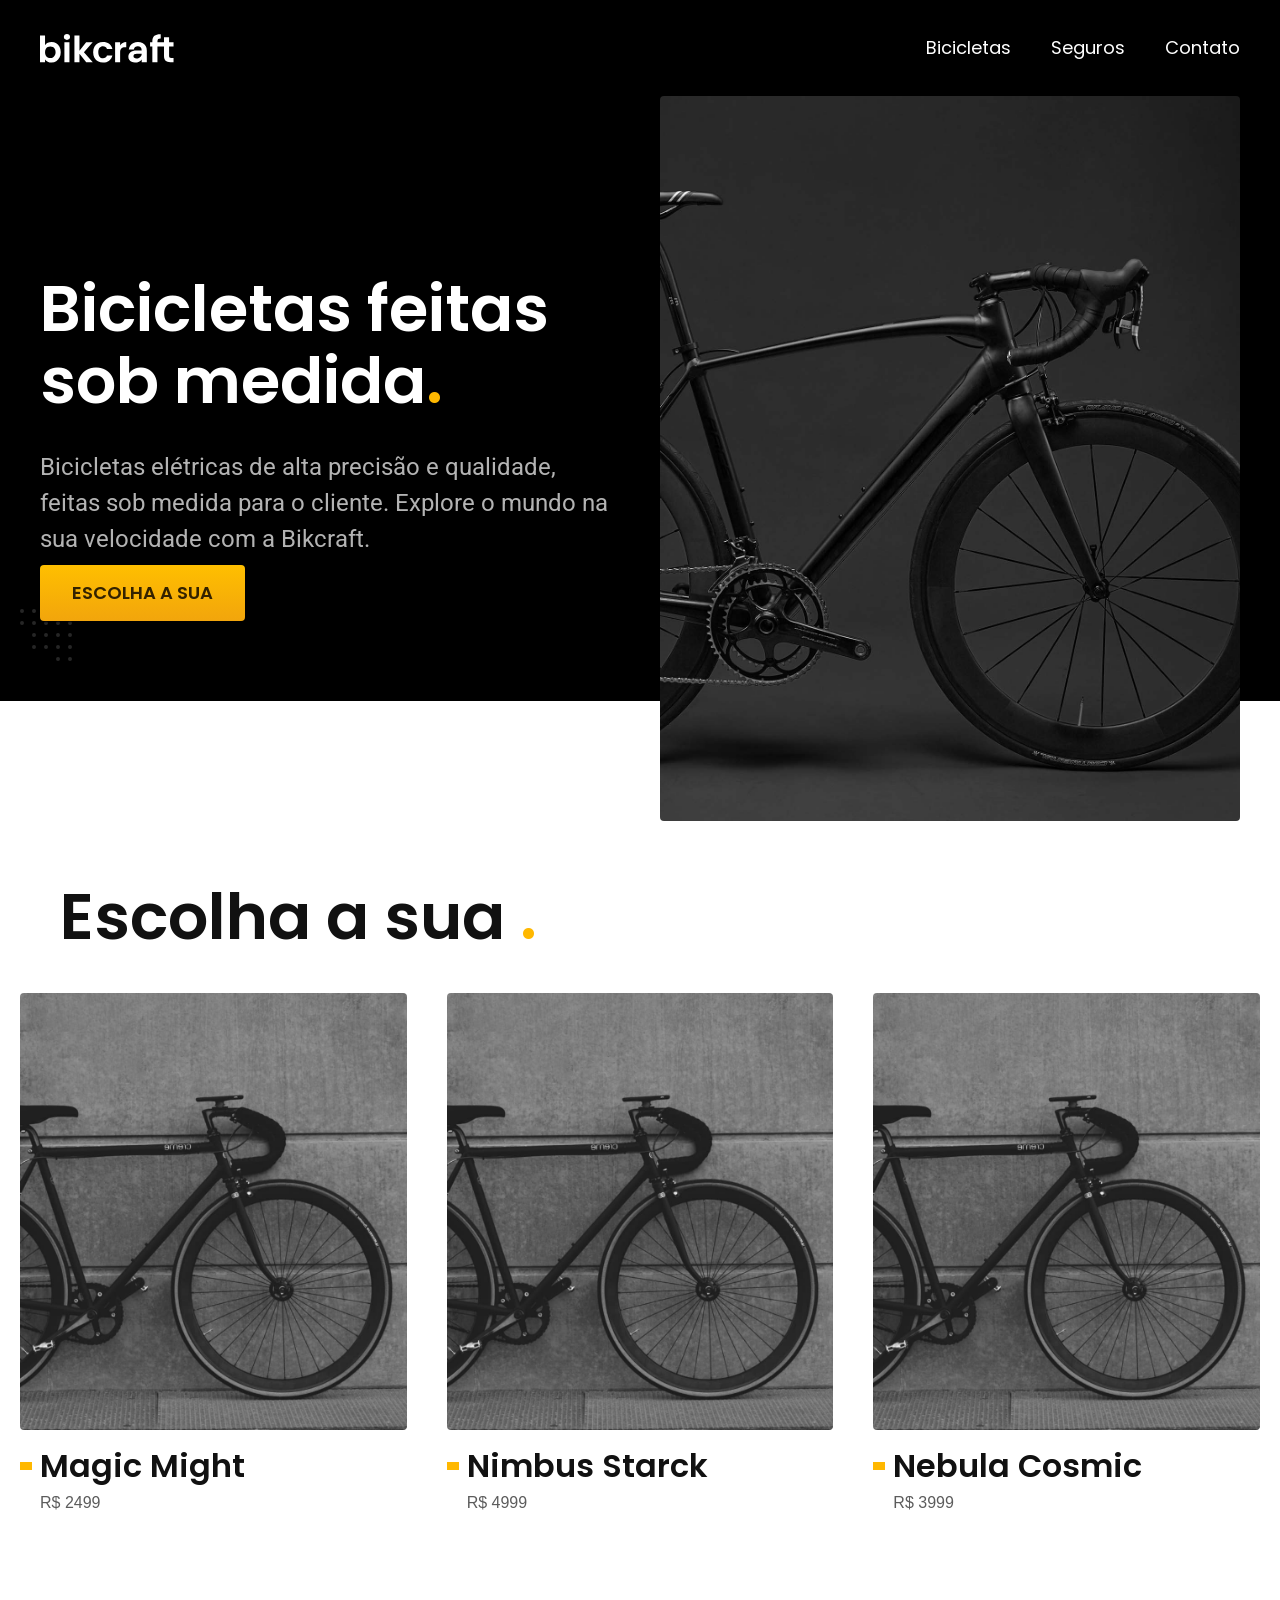
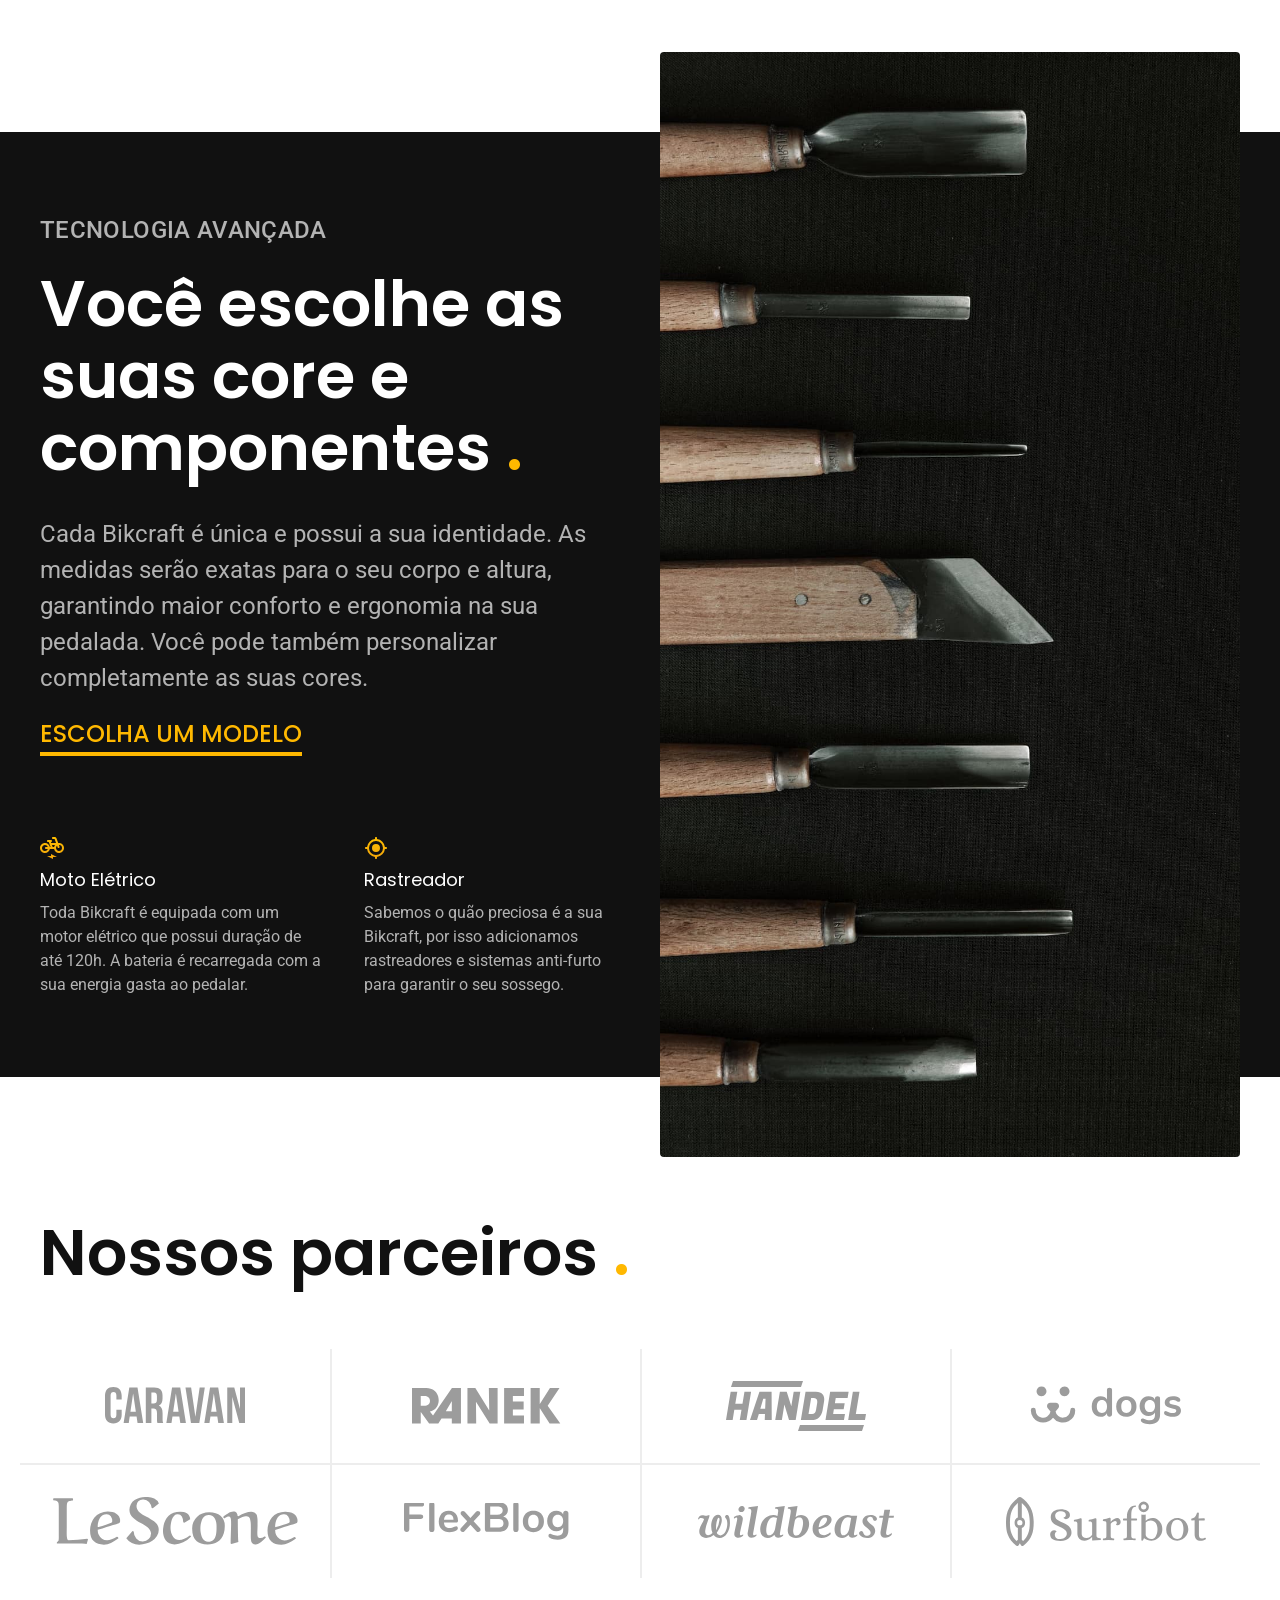
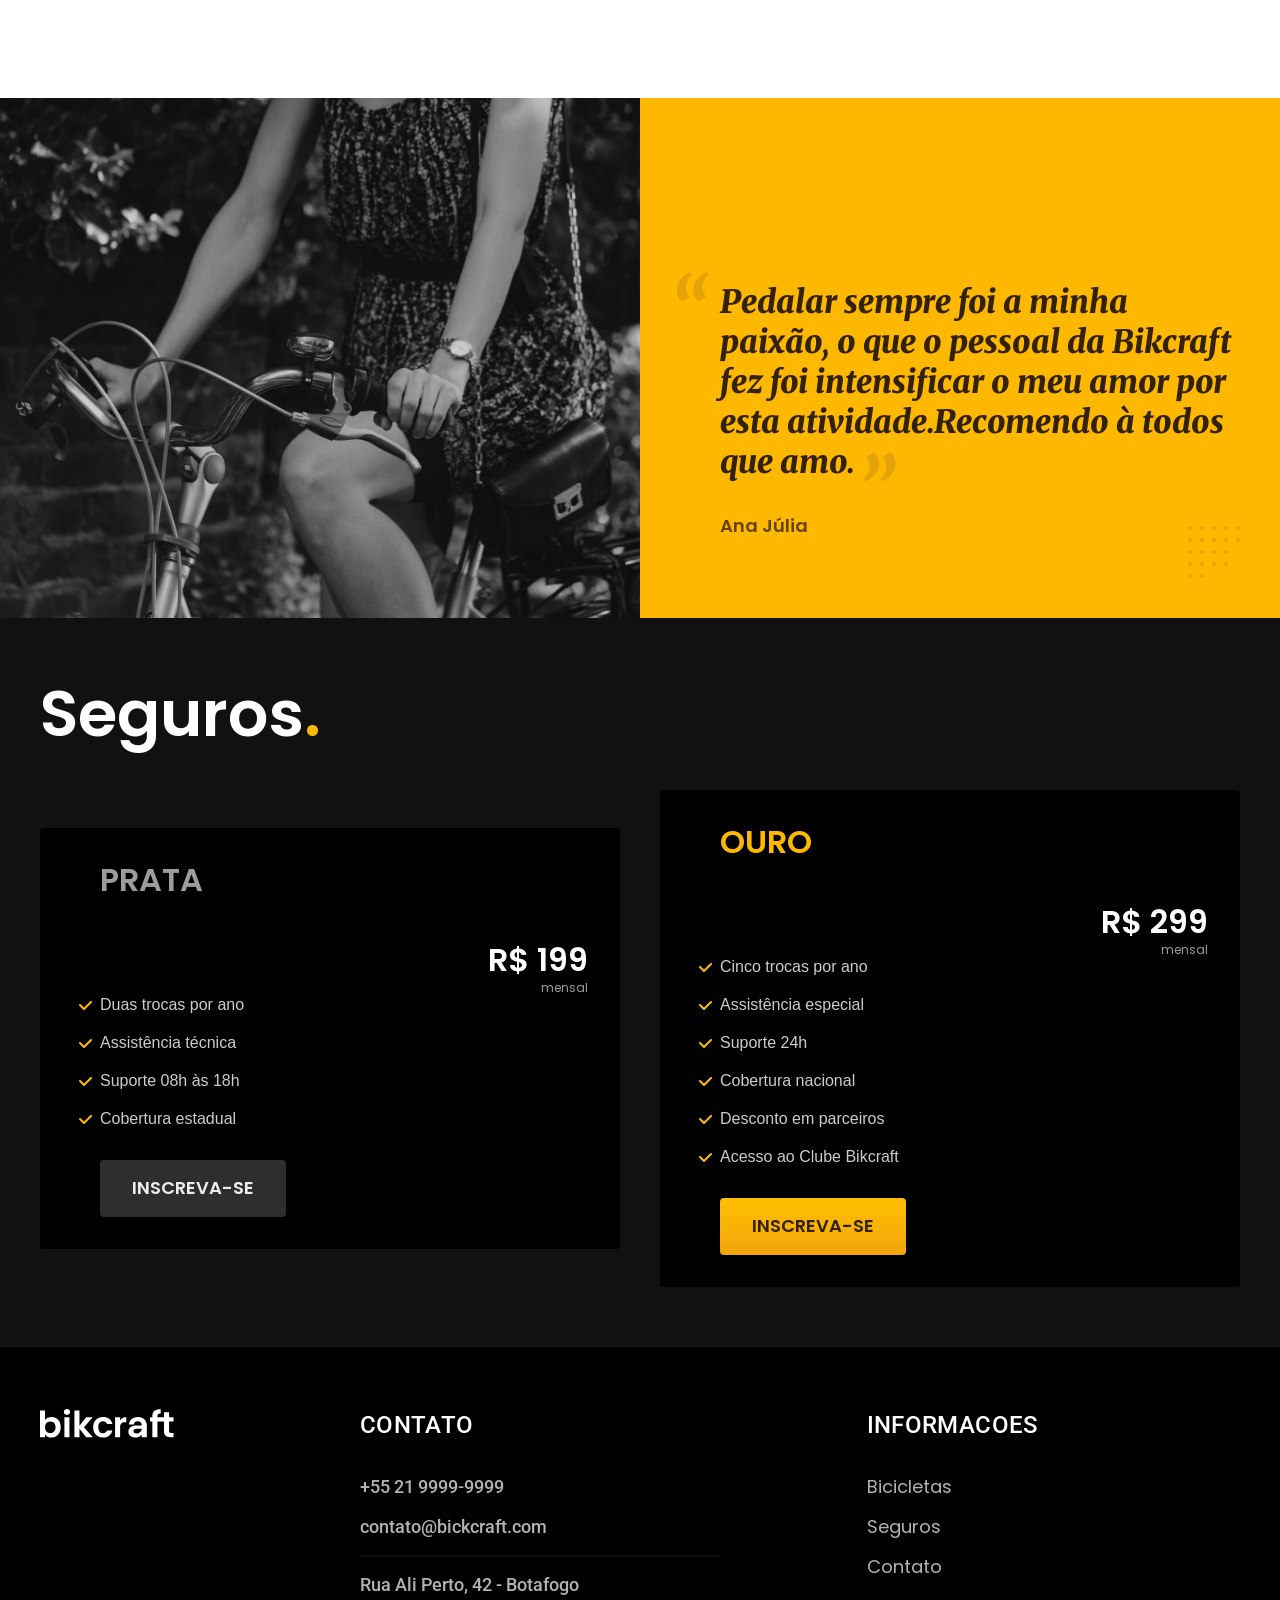
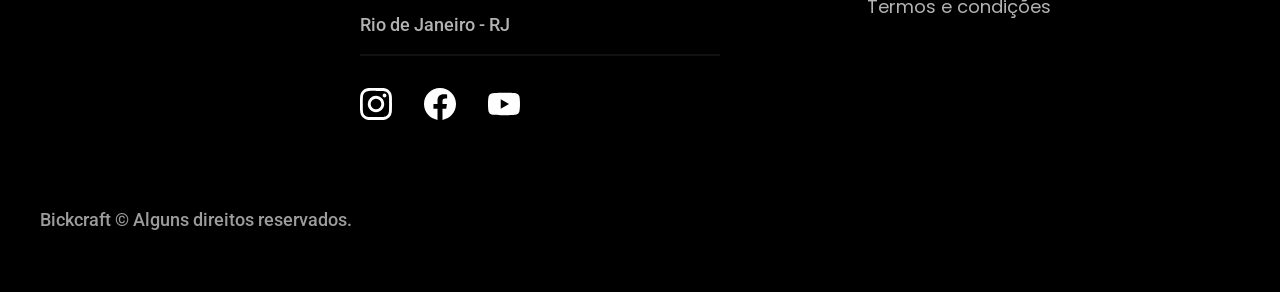
<file: index.html>
<!DOCTYPE html>
<html lang="en">
<head>
    <meta charset="UTF-8">
    <meta name="viewport" content="width=device-width, initial-scale=1.0">
    <title>Bikcraft - Bicicletas Elétricas</title>
    <meta name="description" content="Bicicletas elétricas de alta precisão e qualidade, feitas sob medida para o cliente. Explore o mundo na sua velocidade com a Bikcraft.">

    <link rel="preconnect" href="https://fonts.googleapis.com">
    <link rel="preconnect" href="https://fonts.gstatic.com" crossorigin>
    <link href="https://fonts.googleapis.com/css2?family=Poppins:wght@400;600&family=Roboto:wght@400;500&display=swap" rel="stylesheet">

    <link rel="preload" href="./css/style.css" as= "style">
    <link rel="stylesheet" href="./css/style.css">
</head>
<body>
    <header class="header-bg">
        <div class="header container">
            <a href="./"><img src="./img/bikcraft.svg " width="136" alt="Bikcraft"></a>
            
            <nav aria-label="primaria" >
                <ul class="header-menu font-1-m">
                    <li><a href="./pages/bicicletas.html">Bicicletas</a></li>
                    <li> <a href="./pages/seguros.html">Seguros</a></li>
                    <li><a href="./pages/contato.html">Contato</a></li>
                </ul>
            </nav>
        </div>
    </header>

    <main class="introducao-bg">
        <div class="introducao container">
            <div class="introducao-conteudo">
                <h1 class="font-1-xxl cor-1">Bicicletas feitas sob medida<span class="cor-p1">.</span></h1>
                <p class="font-2-l cor-5">Bicicletas elétricas de alta precisão e qualidade,  feitas sob medida para o cliente. Explore o mundo na sua velocidade com a Bikcraft. </p>
                <a class="botao" href="./pages/bicicletas.html">Escolha a sua</a>
            </div>

            <picture>
                <source media="(max-width:800px)" src="./img/bicicletas/nimbus.jpg">
                <img src="./img/fotos/introducao.jpg" width="1280" height="1280" alt="Bicicleta elétrica preta.">
            
            </picture>
        </div>
    </main>

    <article class="bicicletas-lista">
        <h2 class="container font-1-xxl">Escolha a sua <span class="cor-p1">.</span></h2>

        <ul>
            <li>
                <a href="./pages/bicicletas/magic.html">
                    <img src="./img/bicicletas/magic-home.jpg" width="920" height="1040" alt="Bicicleta preta">
                    <h3 class="font-1-xl">Magic Might</h3>
                    <span class="font-2m cor-8">R$ 2499</span>
                </a>
            </li>

            <li>
                <a href="./pages/bicicletas/nimbus.html">
                    <img src="./img/bicicletas/magic-home.jpg" width="920" height="1040" alt="Bicicleta preta" >
                    <h3 class="font-1-xl">Nimbus Starck</h3>
                    <span class="font-2m cor-8">R$ 4999</span>
                </a>
            </li>

            <li>
                <a href="./pages/bicicletas/nebula.html">
                    <img src="./img/bicicletas/magic-home.jpg" width="920" height="1040" alt="Bicicleta preta" >
                    <h3 class="font-1-xl">Nebula Cosmic</h3>
                    <span class="font-2m cor-8">R$ 3999</span>
                </a>
            </li>
        </ul>
    </article>

    <article class="tecnologia-bg">
        <div class="tecnologia container">
            <div class="tecnologia-conteudo">
                <span class="font-2-l-b cor-5">Tecnologia Avançada</span>
                <h2 class="font-1-xxl cor-1">Você escolhe as suas core e componentes <span class="cor-p1">.</span></h2>
                <p class="font-2-l cor-5">Cada Bikcraft é única e possui a sua identidade. As medidas serão exatas para o seu corpo e altura, garantindo maior conforto e ergonomia na sua pedalada. Você pode também personalizar completamente as suas cores.
            </p>
            <a class="link" href="./pages/bicicletas.html">Escolha um modelo</a>

            <div class="tecnologia-vantagens">
                <div>
                    <img src="./img/icones/eletrica.svg" alt="" width="24" height="24">
                    <h3 class="font-1-m cor-1">Moto Elétrico</h3>
                    <p class="font-2-s cor-5">Toda Bikcraft é equipada com um motor elétrico que possui duração de até 120h. A bateria é recarregada com a sua energia gasta ao pedalar.</p>
                </div>

                <div>
                    <img src="./img/icones/rastreador.svg" alt="" width="24" height="24">
                    <h3 class="font-1-m cor-1">Rastreador</h3>
                    <p class="font-2-s cor-5">Sabemos o quão preciosa é a sua Bikcraft, por isso adicionamos rastreadores e sistemas anti-furto para garantir o seu sossego.</p>
                </div>

            </div>
           
        </div>
            <div class="tecnologia-img">
                <img src="./img/fotos/tecnologia.jpg" alt="" width="1928" height="1928">
            </div>
        </div>
    </article>

    <section class="parceiros" aria-label="Nossos Parceiros">
        <h2 class="container font-1-xxl">Nossos parceiros <span class="cor-p1">.</span></h2>

        <ul>
            <li><img src="./img/parceiros/caravan.svg" width="140" height="38" alt="caravan"></li>
            <li><img src="./img/parceiros/ranek.svg" width="149" height="36" alt="ranek"></li>
            <li><img src="./img/parceiros/handel.svg" width="140" height="58"alt="handel"></li>
            <li><img src="./img/parceiros/dogs.svg" width="152" height="39"alt="dogs"></li>
            <li><img src="./img/parceiros/lescone.svg" width="266" height="41" alt="lescone"></li>
            <li><img src="./img/parceiros/flexblog.svg" width="165" height="38" alt="flexblog"></li>
            <li><img src="./img/parceiros/wildbeast.svg" width="196" height="34" alt="wildbeast"></li> 
            <li><img src="./img/parceiros/surfbot.svg" width="200" height="49" alt="surfbot"></li>
                
        </ul>
    </section>

    <section class="depoimento" aria-label="Depoimento">
        <div>
            <img src="./img/fotos/depoimento.jpg" alt="Pessoa pedalando uma bicicleta Bikcraft">
        </div>
        <div class="depoimento-conteudo">
            <blockquote class="font-1-xl cor-p5">
                <p>
                    Pedalar sempre foi a minha paixão, o que o pessoal da Bikcraft fez foi intensificar o meu amor por esta atividade.Recomendo à todos que amo.
                </p>
            </blockquote>
            <span class="font-1-m-b cor-p4">Ana Júlia</span>
        </div>
    </section>

    <article class="seguros-bg">
        <div class="seguros container">
            <h2 class="font-1-xxl cor-1">Seguros<span class="cor-p1">.</span></h2>
            <div class="seguros-item">
                <h3 class="font-1-xl cor-6">PRATA</h3>
                <span class="font-1-xl cor-1">R$ 199 <span class="font-1-xs cor-6">mensal</span></span>

                <ul class="font-2m cor-4">
                    <li>Duas trocas por ano</li>
                    <li>Assistência técnica</li>
                    <li>Suporte 08h às 18h</li>
                    <li>Cobertura estadual</li>
                </ul>
                <a href="./orcamento.html" class="botao secundario" >Inscreva-se</a>

            </div>

            <div class="seguros-item">
                <h3 class="font-1-xl cor-p1">OURO</h3>
                <span class="font-1-xl cor-1">R$ 299 <span class="font-1-xs cor-6">mensal</span></span>

                <ul class="font-2m cor-4">
                    <li>Cinco trocas por ano</li>
                    <li>Assistência especial</li>
                    <li>Suporte 24h</li>
                    <li>Cobertura nacional</li>
                    <li>Desconto em parceiros</li>
                    <li>Acesso ao Clube Bikcraft</li>
                </ul>
                <a href="./orcamento.html" class="botao" >Inscreva-se</a>

            </div>
        </div>
    </article>

    <footer class="footer-bg">
        <div class="footer container">
            <img src="./img/bikcraft.svg" width="136" height="32" alt="Bickcraft">
            <div class="footer-contato">
                <h3 class="font-2-l-b cor-1">Contato</h3>
                <ul class="font-2-m cor-5">
                    <li><a href="tel:+552199999999"></a>+55 21 9999-9999</li>
                    <li><a href="mailto:contato@Bickcraft.com"></a>contato@bickcraft.com</li>
                    <li>Rua Ali Perto, 42 - Botafogo</li>
                    <li>Rio de Janeiro - RJ</li>
                </ul>

                <div class="footer-redes">
                    <a href="./"><img src="./img/redes/instagram.svg" width="32" height="32" alt="Instagram"></a>

                    <a href="./"><img src="./img/redes/facebook.svg" width="32" height="32" alt="Facebook"></a>

                    <a href="./"><img src="./img/redes/youtube.svg" width="32" height="32" alt="Youtuber"></a>
                </div>
            </div>
            <div class="footer-informacoes">
                <h3 class="font-2-l-b cor-1">Informacoes</h3>
                <nav>
                    <ul class="font-1-m cor-5">
                        <li><a href="./pages/bicicletas.html">Bicicletas</a></li>
                        <li> <a href="./pages/seguros.html">Seguros</a></li>
                        <li><a href="./pages/contato.html">Contato</a></li>
                        <li><a href="./pages/termos.html">Termos e condições</a></li>
                    </ul>
                </nav>
            </div>
            <p class="footer-copy font-2-m cor-6">Bickcraft © Alguns direitos reservados.</p>
        </div>
    </footer>
    
</body>
</html>
</file>
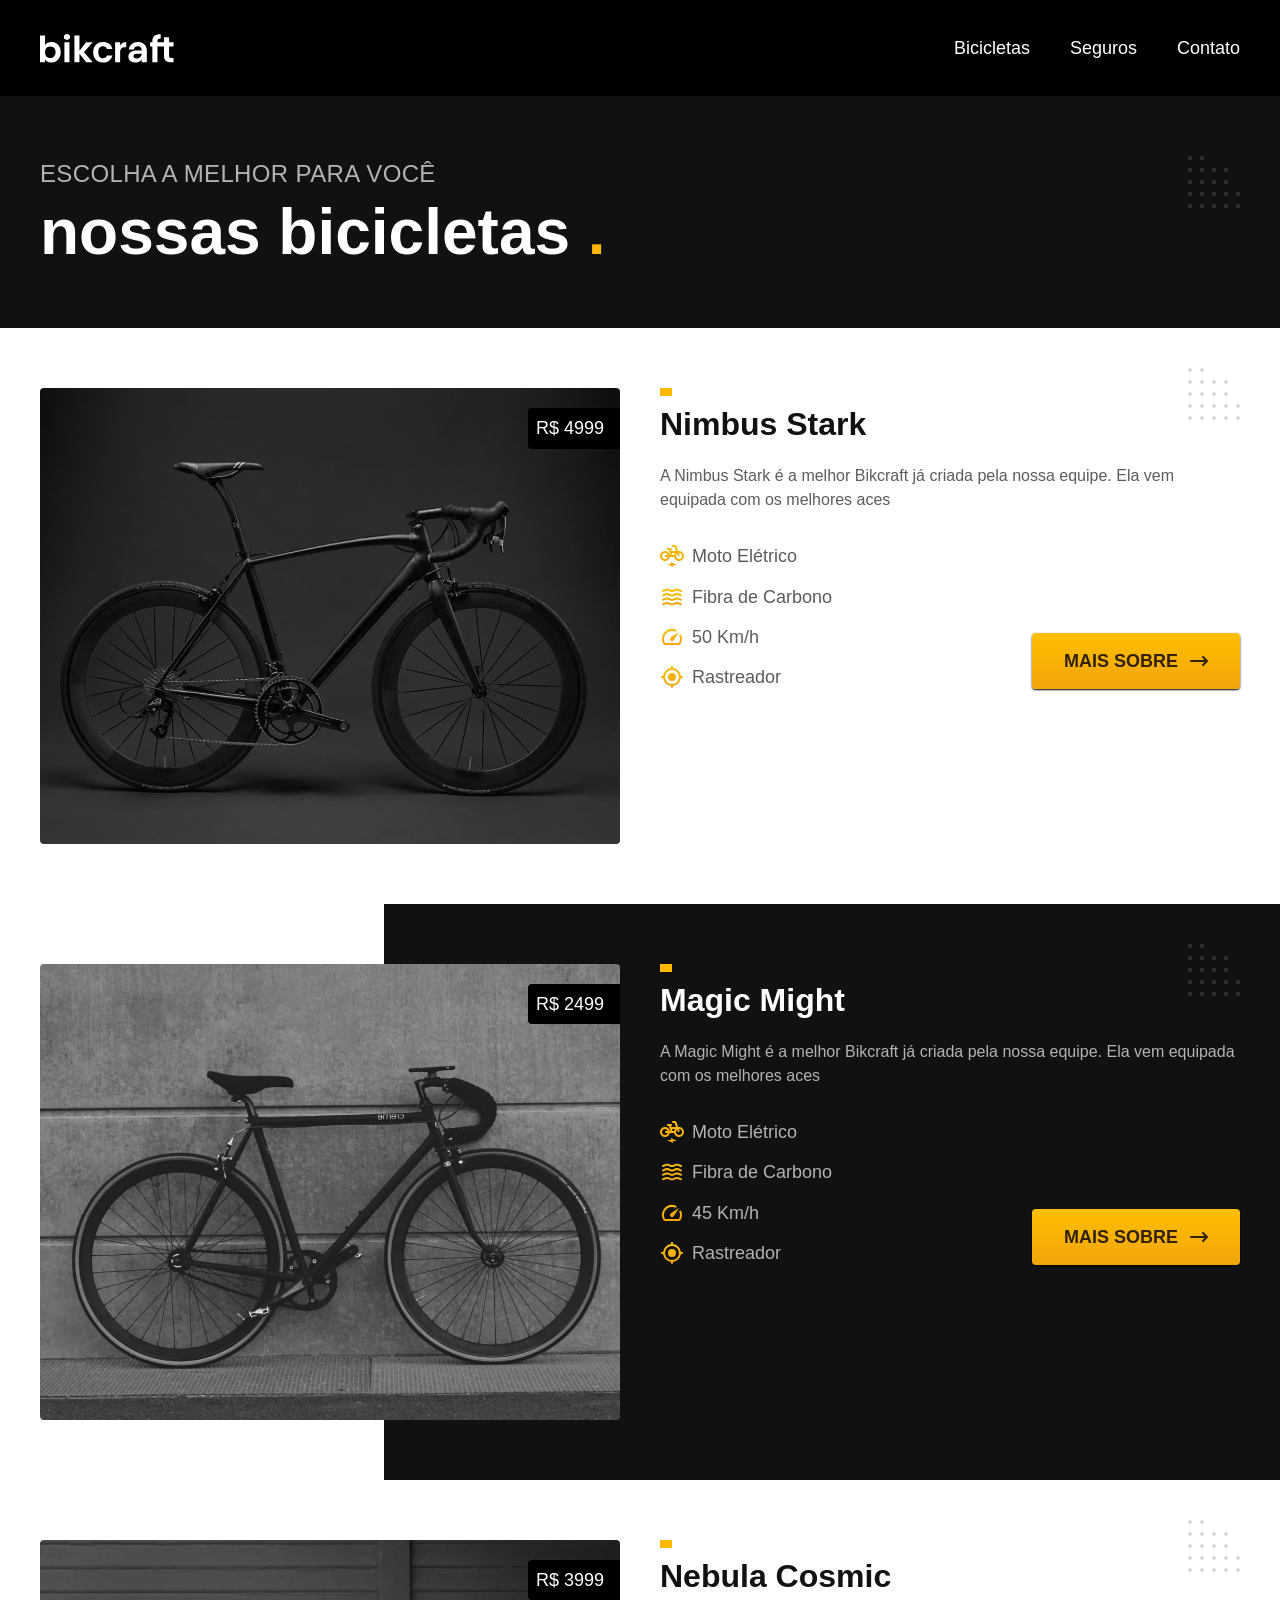
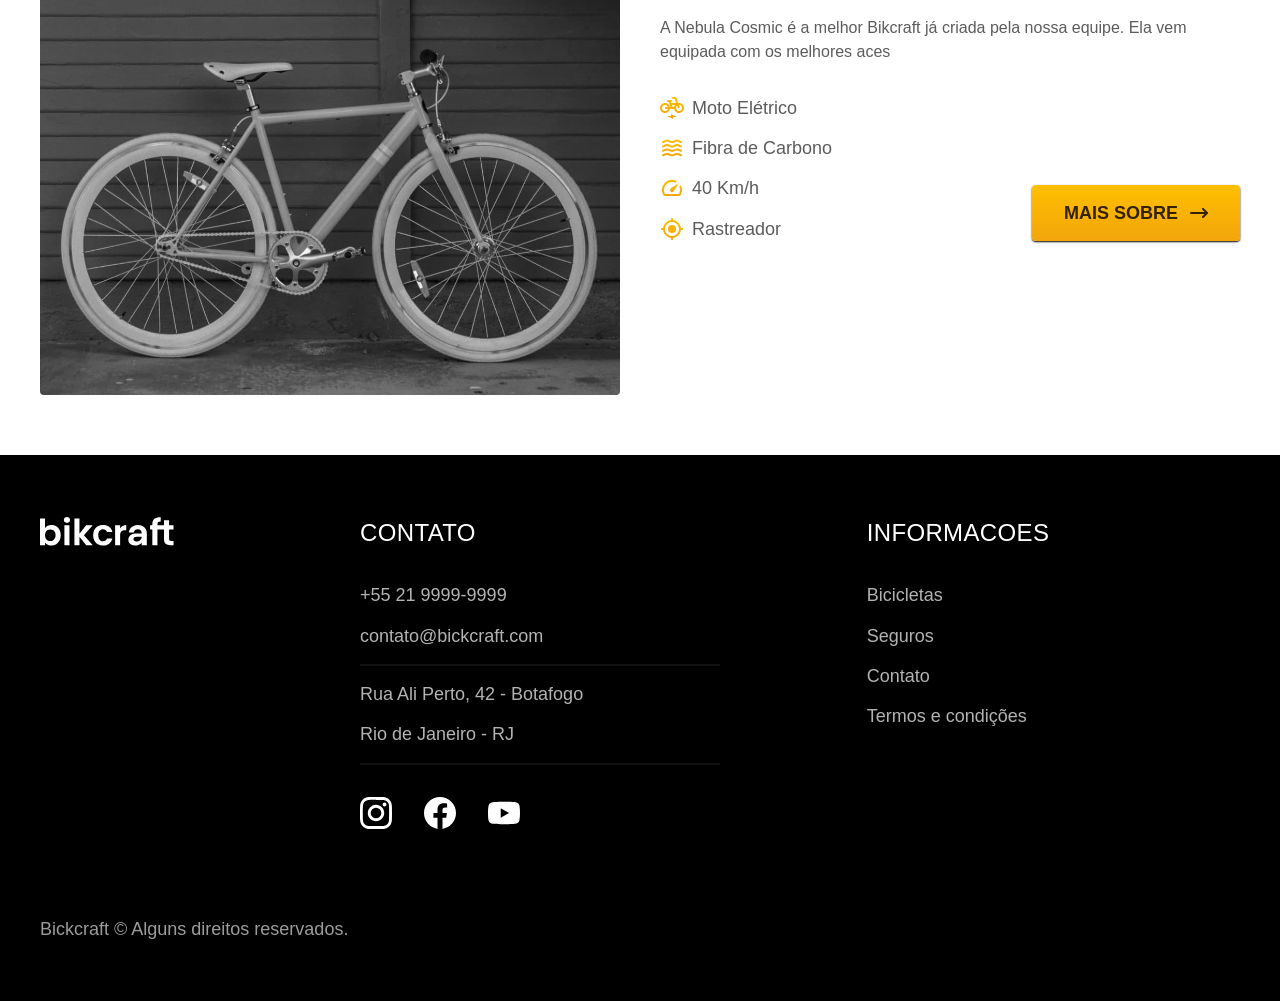
<file: pages/bicicletas.html>
<!DOCTYPE html>
<html lang="en">
<head>
    <meta charset="UTF-8">
    <meta name="viewport" content="width=device-width, initial-scale=1.0">
    <title>Bicicletas</title>

    <link rel="preload" href="../css/style.css" as= "style">
    <link rel="stylesheet" href="../css/style.css">
</head>
<body id="bicicletas">
    
      <header class="header-bg">
        <div class="header container">
            <a href="./"><img src="../img/bikcraft.svg" alt="Bikcraft"></a>
            
            <nav aria-label="primaria" >
                <ul class="header-menu font-1-m">
                    <li><a href="./pages/bicicletas.html">Bicicletas</a></li>
                    <li> <a href="./pages/seguros.html">Seguros</a></li>
                    <li><a href="./pages/contato.html">Contato</a></li>
                </ul>
            </nav>
        </div>
    </header>

    <main>
        <div class="titulo-bg">
            <div class="titulo container">
                <p class="font-2-l-b cor-5">Escolha a melhor para você</p>
                <h1 class="font-1-xxl cor-1">
                   nossas bicicletas <span class="cor-p1">.</span>
                </h1>
            </div>
        </div>

            <div class="bicicletas container">
                <div class="bicicletas-imagem">
                    <img src="../img/bicicleta/nimbus1.jpg" alt="Bicicleta preta">
                    <span class="font-2-m cor-1">R$ 4999</span>
                </div>
                <div class="bicicletas-conteudo">
                    <h2 class="font-1-xl">Nimbus Stark</h2>
                    <p class="font-2-s cor-8">A Nimbus Stark é a melhor Bikcraft já criada pela nossa equipe. Ela vem equipada com os melhores aces</p>

                    <ul class="font-1-m cor-8">
                        <li><img src="../img/icones/eletrica.svg" alt="">Moto Elétrico</li>
                        <li><img src="../img/icones/carbono.svg" alt="">Fibra de Carbono</li>
                        <li><img src="../img/icones/velocidade.svg" alt="">50 Km/h</li>
                        <li><img src="../img/icones/rastreador.svg" alt="">Rastreador </li>
                    </ul>
                    <a class="botao seta" href="./bicicletas/nimbus.html">Mais Sobre</a>
                </div>
            </div>
    

        <div class="bicicletas-bg">
            <div class="bicicletas container">
                <div class="bicicletas-imagem">
                    <img src="../img/bicicleta/nimbus2.jpg" alt="Bicicleta preta">
                    <span class="font-2-m cor-1">R$ 2499</span>
                </div>
                <div class="bicicletas-conteudo">
                    <h2 class="font-1-xl cor-1">Magic Might</h2>
                    <p class="font-2-s cor-5">A Magic Might é a melhor Bikcraft já criada pela nossa equipe. Ela vem equipada com os melhores aces</p>

                    <ul class="font-1-m cor-5">
                        <li><img src="../img/icones/eletrica.svg" alt="">Moto Elétrico</li>
                        <li><img src="../img/icones/carbono.svg" alt="">Fibra de Carbono</li>
                        <li><img src="../img/icones/velocidade.svg" alt="">45 Km/h</li>
                        <li><img src="../img/icones/rastreador.svg" alt="">Rastreador </li>
                    </ul>
                    <a class="botao seta" href="./bicicletas/magic.html">Mais Sobre</a>
                </div>
            </div>
        </div>

            <div class="bicicletas container">
                <div class="bicicletas-imagem">
                    <img src="../img/bicicleta/nimbus3.jpg" alt="Bicicleta preta">
                    <span class="font-2-m cor-1">R$ 3999</span>
                </div>
                <div class="bicicletas-conteudo">
                    <h2 class="font-1-xl">Nebula Cosmic</h2>
                    <p class="font-2-s cor-8">A Nebula Cosmic é a melhor Bikcraft já criada pela nossa equipe. Ela vem equipada com os melhores aces</p>

                    <ul class="font-1-m cor-8">
                        <li><img src="../img/icones/eletrica.svg" alt="">Moto Elétrico</li>
                        <li><img src="../img/icones/carbono.svg" alt="">Fibra de Carbono</li>
                        <li><img src="../img/icones/velocidade.svg" alt="">40 Km/h</li>
                        <li><img src="../img/icones/rastreador.svg" alt="">Rastreador </li>
                    </ul>
                    <a class="botao seta" href="./bicicletas/nebula.html">Mais Sobre</a>
                </div>
            </div>
        
    </main>


     <footer class="footer-bg">
        <div class="footer container">
            <img src="../img/bikcraft.svg" alt="Bickcraft">
            <div class="footer-contato">
                <h3 class="font-2-l-b cor-1">Contato</h3>
                <ul class="font-2-m cor-5">
                    <li><a href="tel:+552199999999"></a>+55 21 9999-9999</li>
                    <li><a href="mailto:contato@Bickcraft.com"></a>contato@bickcraft.com</li>
                    <li>Rua Ali Perto, 42 - Botafogo</li>
                    <li>Rio de Janeiro - RJ</li>
                </ul>

                <div class="footer-redes">
                    <a href="./"><img src="../img/redes/instagram.svg" alt="Instagram"></a>

                    <a href="./"><img src="../img/redes/facebook.svg" alt="Facebook"></a>

                    <a href="./"><img src="../img/redes/youtube.svg" alt="Youtuber"></a>
                </div>
            </div>
            <div class="footer-informacoes">
                <h3 class="font-2-l-b cor-1">Informacoes</h3>
                <nav>
                    <ul class="font-1-m cor-5">
                        <li><a href="./pages/bicicletas.html">Bicicletas</a></li>
                        <li> <a href="./pages/seguros.html">Seguros</a></li>
                        <li><a href="./pages/contato.html">Contato</a></li>
                        <li><a href="./pages/termos.html">Termos e condições</a></li>
                    </ul>
                </nav>
            </div>
            <p class="footer-copy font-2-m cor-6">Bickcraft © Alguns direitos reservados.</p>
        </div>
    </footer>


</body>
</html>
</file>
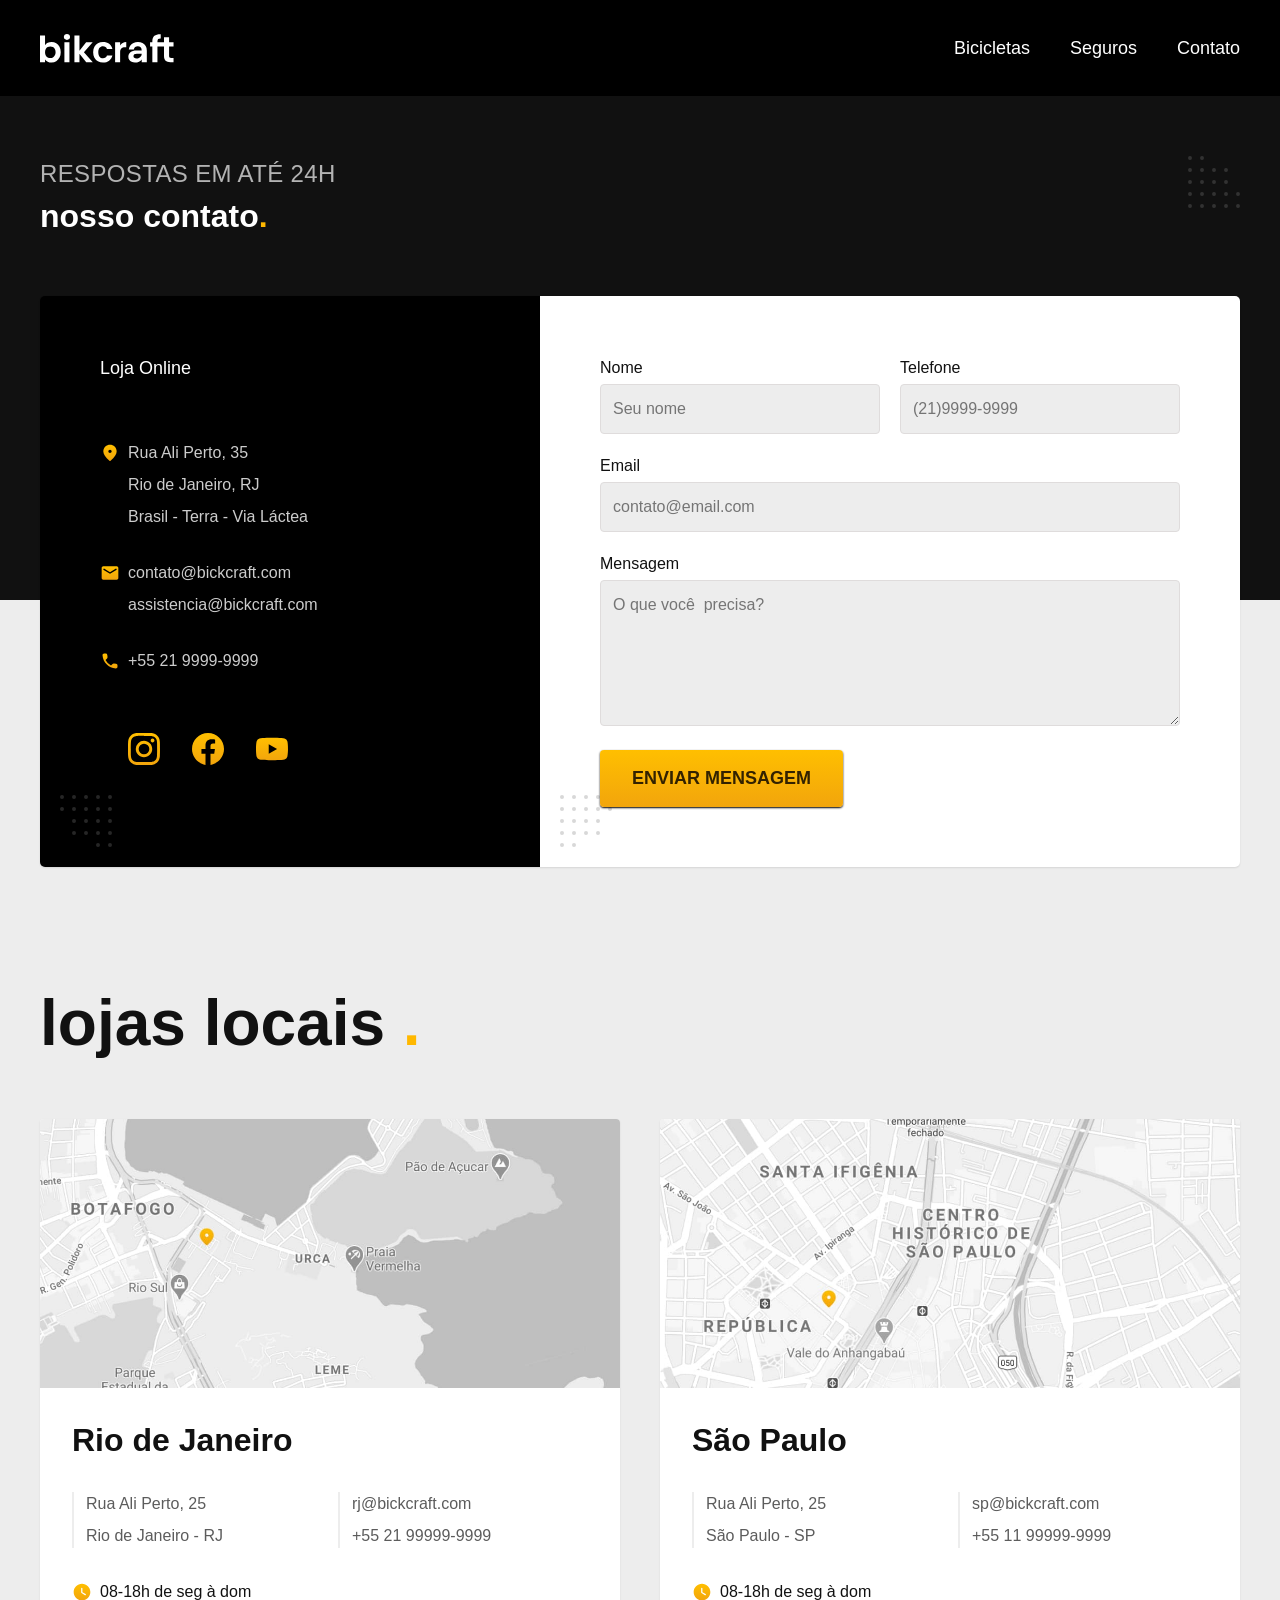
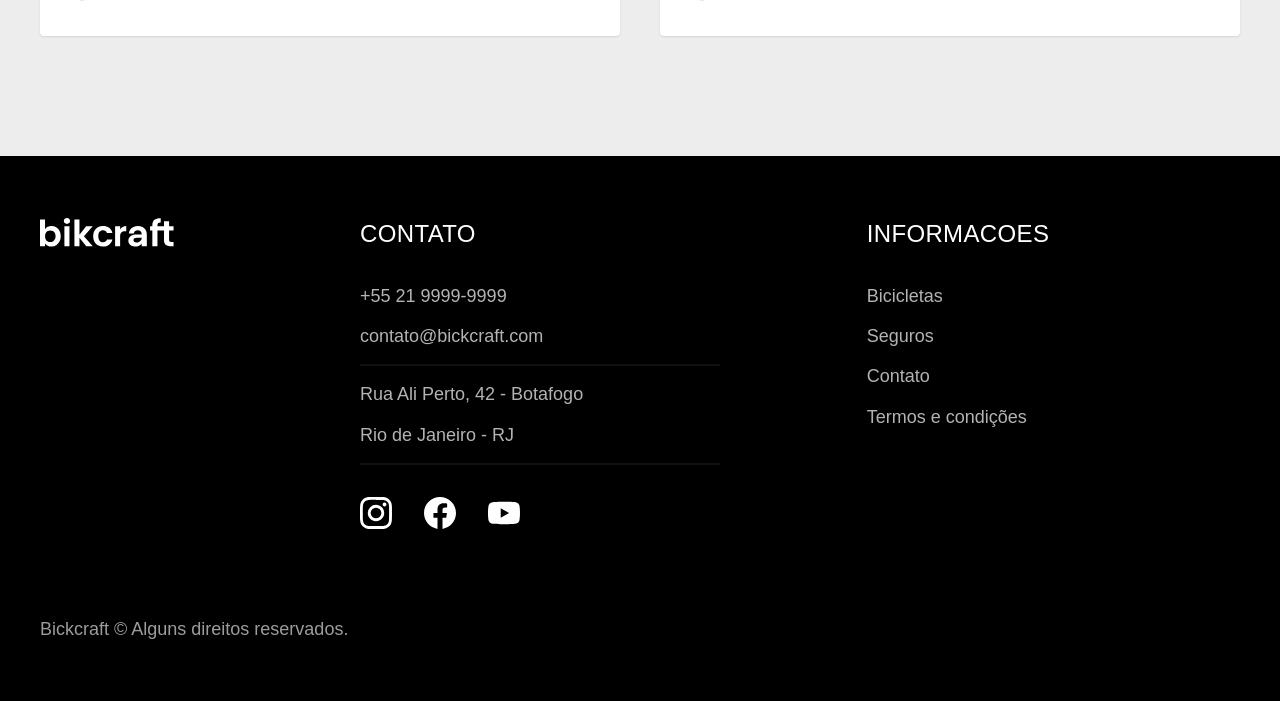
<file: pages/contato.html>
<!DOCTYPE html>
<html lang="en">
<head>
    <meta charset="UTF-8">
    <meta name="viewport" content="width=device-width, initial-scale=1.0">
    <title>Contato | Bicicletas </title>
    <meta name="description" content="Termos e Condições.">

    <link rel="preload" href="../css/style.css" as= "style">
    <link rel="stylesheet" href="../css/style.css">
</head>
<body id="contato">
    <header class="header-bg">
        <div class="header container">
            <a href="./"><img src="../img/bikcraft.svg" alt="Bikcraft"></a>
            
            <nav aria-label="primaria" >
                <ul class="header-menu font-1-m">
                    <li><a href="./pages/bicicletas.html">Bicicletas</a></li>
                    <li> <a href="./pages/seguros.html">Seguros</a></li>
                    <li><a href="./pages/contato.html">Contato</a></li>
                </ul>
            </nav>
        </div>
    </header>

    <main>
        <div class="titulo-bg">
            <div class="titulo container">
                <p class="font-2-l-b cor-5">
                    Respostas em até 24h
                </p>
                <h1 class="font-1-xl cor-1">nosso contato<span class="cor-p1">.</span></h1>
            </div>
        </div>

        <div class="contato container">
            <section class="contato-dados" arial-label="Endereço">
                <h2 class="font-1-m cor-1">Loja Online</h2>
                <div class="contato-endereco font-2-s cor-4">
                    <p>Rua Ali Perto, 35</p>
                    <p>Rio de Janeiro, RJ</p>
                    <p>Brasil - Terra - Via Láctea</p>
                </div>
                <address class="contato-meios font-2-s cor-4">
                    <a href="mailto:contato@bickcraft.com">contato@bickcraft.com</a>
                    <a href="mailto:assistencia@bickcraft.com">assistencia@bickcraft.com</a>
                    <a href="tel:+552199999999">+55 21 9999-9999</a>
                </address>

                <div class="contato-redes">
                     <a href="./"><img src="../img/redes/instagram-p.svg" alt="Instagram"></a>

                    <a href="./"><img src="../img/redes/facebook-p.svg" alt="Facebook"></a>

                    <a href="./"><img src="../img/redes/youtube-p.svg" alt="Youtuber"></a>
                </div>
            </section>

            <section class="contato-formulario" aria-label="Formulario">
                <form class="form" action="./contato.html">
                    <div>
                        <label for="nome">Nome</label>
                        <input type="text" id="nome" name="nome" placeholder="Seu nome">
                    </div>
                    
                    <div>
                        <label for="telefone">Telefone</label>
                        <input type="text" id="telefone" name="telefone" placeholder="(21)9999-9999">
                    </div>

                    <div class="col-2">
                        <label for="email">Email</label>
                        <input type="email" id="email" name="email" placeholder="contato@email.com">
                    </div>

                    <div class="col-2">
                        <label for="nome">Mensagem</label>
                        <textarea rows="5" id="mensagem" name="mensagem" placeholder="O que você  precisa?"></textarea>
                    </div>
                    <button class="botao col-2" >Enviar Mensagem</button>
                </form>
            </section>
        </div>
    </main>

    <article class="lojas container">
        <h2 class="font-1-xxl">lojas locais <span class="cor-p1">.</span></h2>
        <div class="lojas-item">
            <img src="../img/lojas/rj.jpg" alt="mapa marcando o endereço em Rua Ali Perto, 25 - Rio de Janeiro - RJ">

            <div class="lojas-conteudo">
                <h3 class="font-1-xl">Rio de Janeiro</h3>
                <div class="lojas-dados font-2-s cor-8">
                    <p>Rua Ali Perto, 25</p>
                    <p>Rio de Janeiro - RJ</p>
                </div>
                <div class="lojas-dados font-2-s cor-8">
                    <a href="milto:rj@bickcraft.com">rj@bickcraft.com</a>
                    <a href="tel:+552199999-9999">+55 21 99999-9999</a>
                </div>
                <p class="lojas-tempo font-1-s"><img src="../img/icones/horario.svg" alt=""> 08-18h de seg à dom</p>
            </div>
        </div>



         <div class="lojas-item">
            <img src="../img/lojas/sp.jpg" alt="mapa marcando o endereço em Rua Ali Perto, 25 - São Paulo - SP">

            <div class="lojas-conteudo">
                <h3 class="font-1-xl">São Paulo</h3>
                <div class="lojas-dados font-2-s cor-8">
                    <p>Rua Ali Perto, 25</p>
                    <p>São Paulo - SP</p>
                </div>
                <div class="lojas-dados font-2-s cor-8">
                    <a href="milto:sp@bickcraft.com">sp@bickcraft.com</a>
                    <a href="tel:+551199999-9999">+55 11 99999-9999</a>
                </div>
                <p class="lojas-tempo font-1-s"><img src="../img/icones/horario.svg" alt=""> 08-18h de seg à dom</p>
            </div>
            
        </div>
    </article>


    <footer class="footer-bg">
        <div class="footer container">
            <img src="../img/bikcraft.svg" alt="Bickcraft">
            <div class="footer-contato">
                <h3 class="font-2-l-b cor-1">Contato</h3>
                <ul class="font-2-m cor-5">

                    <li><a href="tel:+552199999999">+55 21 9999-9999</a></li>

                    <li><a href="mailto:contato@Bickcraft.com">contato@bickcraft.com</a></li>

                    <li>Rua Ali Perto, 42 - Botafogo</li>
                    <li>Rio de Janeiro - RJ</li>
                </ul>

                <div class="footer-redes">
                    <a href="./"><img src="../img/redes/instagram.svg" alt="Instagram"></a>

                    <a href="./"><img src="../img/redes/facebook.svg" alt="Facebook"></a>

                    <a href="./"><img src="../img/redes/youtube.svg" alt="Youtuber"></a>
                </div>
            </div>
            <div class="footer-informacoes">
                <h3 class="font-2-l-b cor-1">Informacoes</h3>
                <nav>
                    <ul class="font-1-m cor-5">
                        <li><a href="./pages/bicicletas.html">Bicicletas</a></li>
                        <li> <a href="./pages/seguros.html">Seguros</a></li>
                        <li><a href="./pages/contato.html">Contato</a></li>
                        <li><a href="./pages/termos.html">Termos e condições</a></li>
                    </ul>
                </nav>
            </div>
            <p class="footer-copy font-2-m cor-6">Bickcraft © Alguns direitos reservados.</p>
        </div>
    </footer>

</body>
</html>
</file>
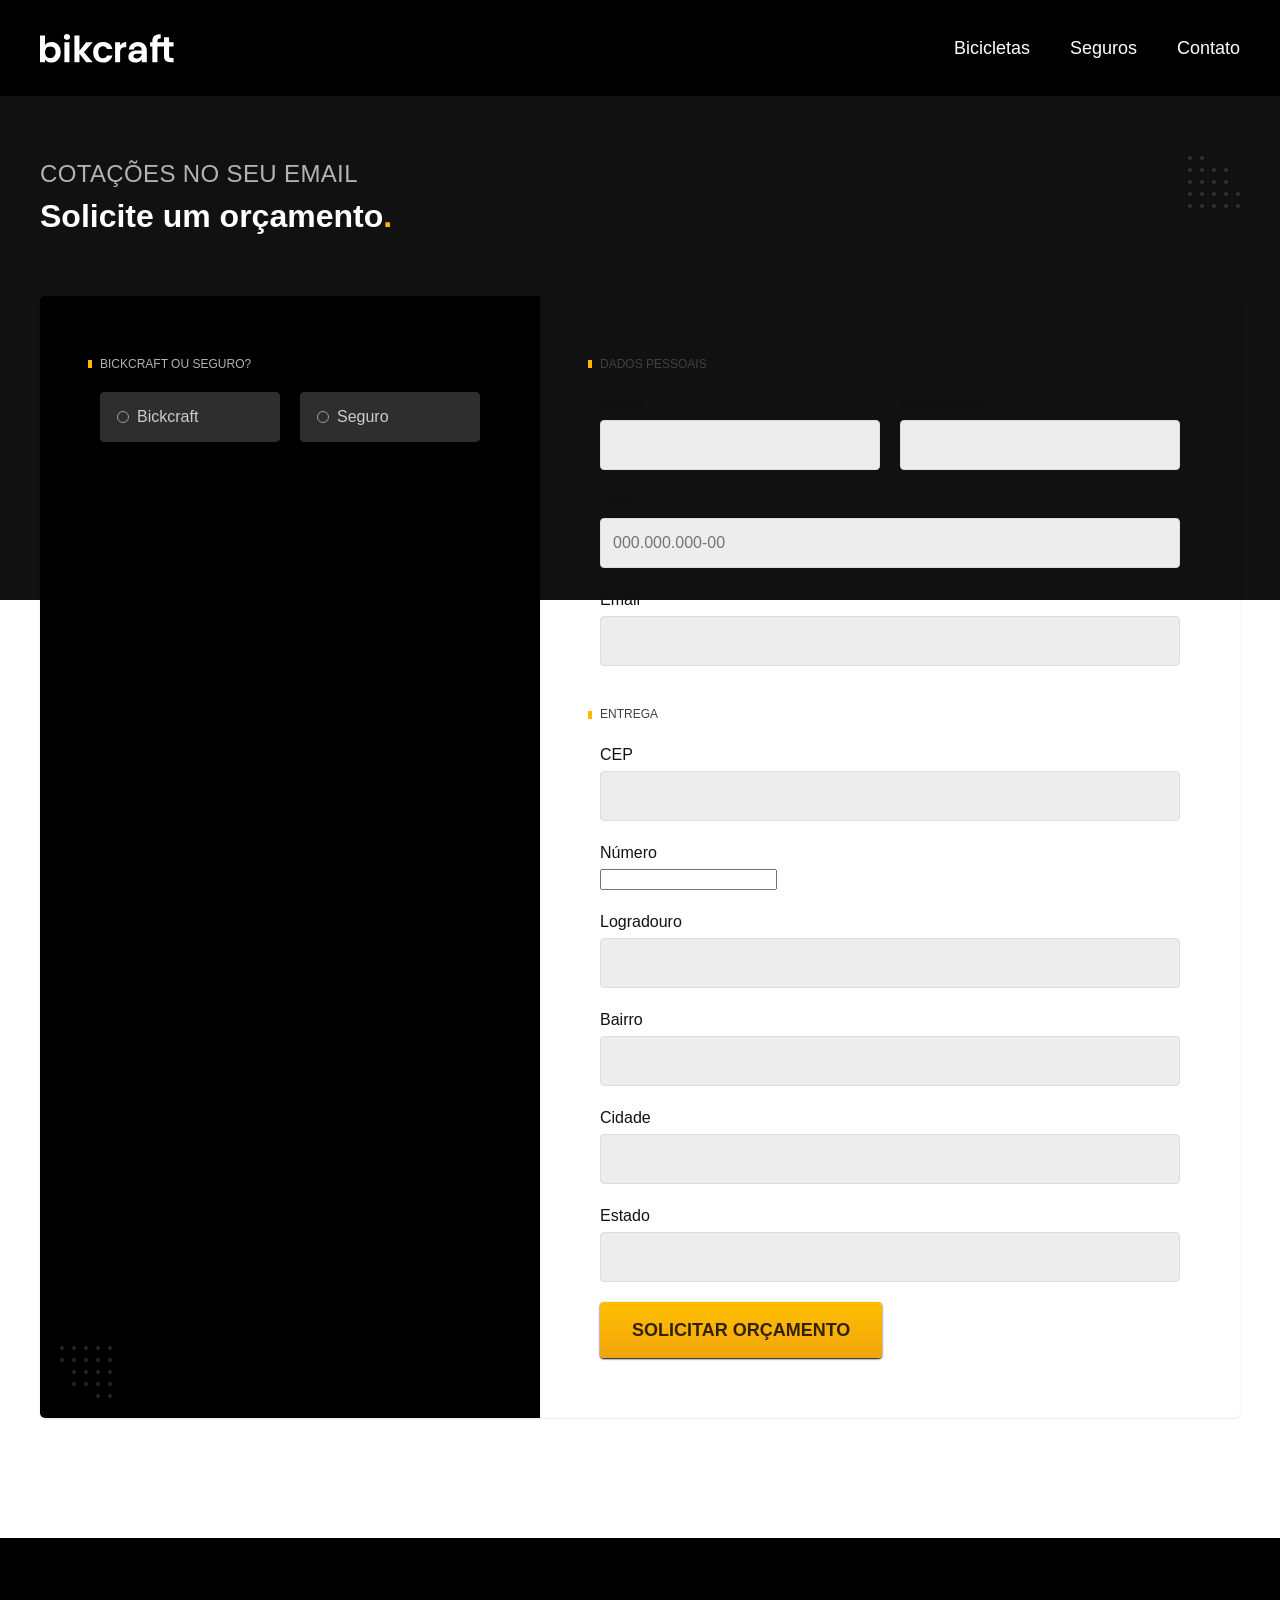
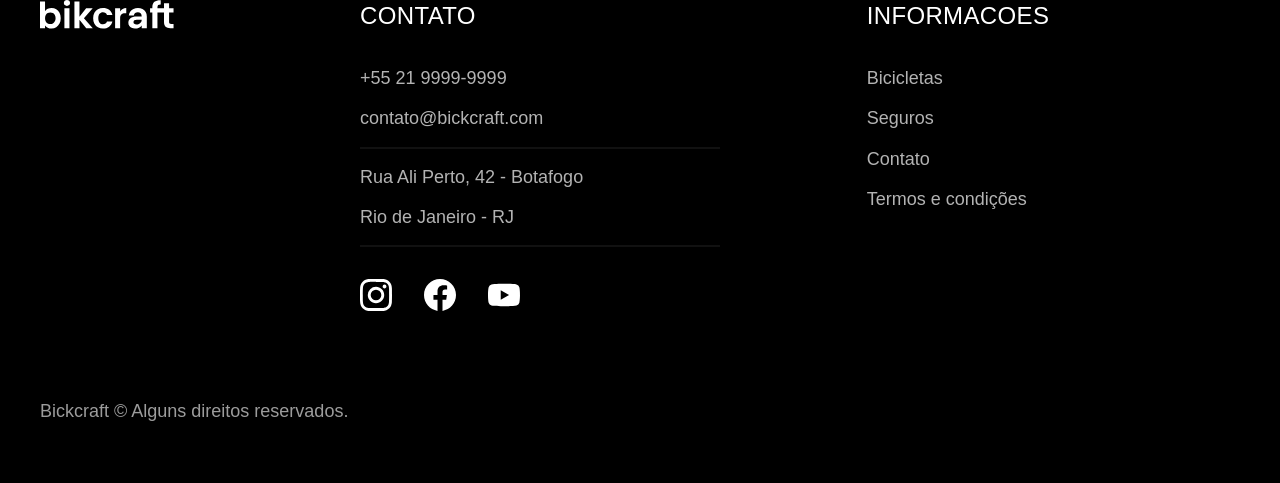
<file: pages/orcamento.html>
<!DOCTYPE html>
<html lang="en">
<head>
    <meta charset="UTF-8">
    <meta name="viewport" content="width=device-width, initial-scale=1.0">
    <title>Orçamento | Bicicletas </title>
    <meta name="description" content="Termos e Condições.">

    <link rel="preload" href="../css/style.css" as= "style">
    <link rel="stylesheet" href="../css/style.css">
</head>
<body id="orcamento">
    <header class="header-bg">
        <div class="header container">
            <a href="./"><img src="../img/bikcraft.svg" alt="Bikcraft"></a>
            
            <nav aria-label="primaria" >
                <ul class="header-menu font-1-m">
                    <li><a href="./pages/bicicletas.html">Bicicletas</a></li>
                    <li> <a href="./pages/seguros.html">Seguros</a></li>
                    <li><a href="./pages/contato.html">Contato</a></li>
                </ul>
            </nav>
        </div>
    </header>

    <main>
        <div class="titulo-bg">
            <div class="titulo container">
                <p class="font-2-l-b cor-5">
                    Cotações no seu email
                </p>
                <h1 class="font-1-xl cor-1">Solicite um orçamento<span class="cor-p1">.</span></h1>
            </div>
        </div>

        <form class="orcamento container" action="./">
            <div class="orcamento-produto">
                <h2 class="font-1-xs cor-5">Bickcraft ou Seguro?</h2>

                <input type="radio" name="tipo" value="bickcraft" id="bickcraft">
                <label for="bickcraft">Bickcraft</label>

                <input type="radio" name="tipo" value="seguro" id="seguro">
                <label for="seguro">Seguro</label>

                <div class="orcamento-conteudo" id="orcamento-bickcraft">
                    <h2 class="font-1-xs cor-5">Escolha a sua</h2>

                    <input type="radio" name="produto" value="nimbus" id="nimbus">
                    <label for="nimbus">Nimbus Stark <span>R$ 4999</span></label>
                    <div class="orcamento-detalhes">
                        <ul class="font-1-xs cor-8">
                        <li><img src="../img/icones/eletrica.svg" alt=""> Motor Elétrico</li>
                        <li><img src="../img/icones/carbono.svg" alt=""> Fibra de Carbono</li>
                        <li><img src="../img/icones/velocidade.svg" alt=""> 50 km/h</li>
                        <li><img src="../img/icones/rastreador.svg" alt=""> Rastreador</li>
                        </ul>
                        <img src="../img/bicicletas/nimbus.jpg" alt="Bicicleta preta">
                    </div>

                    
                    <input type="radio" name="produto" value="magic" id="magic">
                    <label for="magic">Magic Might <span>R$ 2499</span></label>

                    <div class="orcamento-detalhes">
                        <ul class="font-1-xs cor-8">
                        <li><img src="../img/icones/eletrica.svg" alt=""> Motor Elétrico</li>
                        <li><img src="../img/icones/carbono.svg" alt=""> Fibra de Carbono</li>
                        <li><img src="../img/icones/velocidade.svg" alt=""> 45 km/h</li>
                        <li><img src="../img/icones/rastreador.svg" alt=""> Rastreador</li>
                        </ul>
                        <img src="../img/bicicletas/magic.jpg" alt="Bicicleta preta">
                    </div>

                    <input type="radio" name="produto" value="nebula" id="nebula">
                    <label for="nebula">Nebula Cosmic <span>R$ 3999</span></label>

                    <div class="orcamento-detalhes">
                        <ul class="font-1-xs cor-8">
                        <li><img src="../img/icones/eletrica.svg" alt=""> Motor Elétrico</li>
                        <li><img src="../img/icones/carbono.svg" alt=""> Fibra de Carbono</li>
                        <li><img src="../img/icones/velocidade.svg" alt=""> 40 km/h</li>
                        <li><img src="../img/icones/rastreador.svg" alt=""> Rastreador</li>
                        </ul>
                        <img src="../img/bicicletas/nebula.jpg" alt="Bicicleta branca">
                    </div>
                </div>

                <div class="orcamento-conteudo" id="orcamento-seguro">
                    <h2 class="font-1-xs cor-5">Escolha o plano </h2>

                    <input type="radio" name="produto" value="prata" id="prata">
                    <label for="prata">Prata<span>R$ 199</span></label>

                    <input type="radio" name="produto" value="ouro" id="ouro">
                    <label for="ouro">Ouro  <span>R$ 299</span></label>
                </div>
            </div>
            <div class="orcamento-dados form">
                <h2 class="font-1-xs cor-9 col-2">
                    Dados Pessoais
                </h2>
                <div>
                    <label for="nome">Nome</label>
                    <input type="text" id="nome" name="nome">
                </div>

                <div>
                    <label for="sobrenome">Sobrenome</label>
                    <input type="text" id="sobrenome" name="sobrenome">
                </div>

                <div class="col-2">
                    <label for="cpf">CPF</label>
                    <input type="text" id="cpf" name="cpf" placeholder="000.000.000-00">
                </div>

                <div class="col-2">
                    <label for="email">Email</label>
                    <input type="email" id="email" name="email">
                </div>

                <h2 class="font-1-xs cor-9 col-2">
                    Entrega
                </h2>

                <div class="col-2">
                    <label for="cep">CEP</label>
                    <input type="text" id="cep" name="cep">
                </div>

                <div class="col-2">
                    <label for="numero">Número</label>
                    <input type="number" id="numero" name="numero">
                </div>

                <div class="col-2">
                    <label for="logradouro">Logradouro</label>
                    <input type="text" id="logradouro" name="logradouro">
                </div>

                <div class="col-2">
                    <label for="bairro">Bairro</label>
                    <input type="text" id="bairro" name="bairro">
                </div>

                <div class="col-2">
                    <label for="cidade">Cidade</label>
                    <input type="email" id="cidade" name="cidade">
                </div>

                <div class="col-2">
                    <label for="estado">Estado</label>
                    <input type="text" id="estado" name="estado">
                </div>

                <button class="botao col-2">Solicitar Orçamento</button>

            </div>
        </form>
    </main>


    <footer class="footer-bg">
        <div class="footer container">
            <img src="../img/bikcraft.svg" alt="Bickcraft">
            <div class="footer-contato">
                <h3 class="font-2-l-b cor-1">Contato</h3>
                <ul class="font-2-m cor-5">
                    <li><a href="tel:+552199999999"></a>+55 21 9999-9999</li>
                    <li><a href="mailto:contato@Bickcraft.com"></a>contato@bickcraft.com</li>
                    <li>Rua Ali Perto, 42 - Botafogo</li>
                    <li>Rio de Janeiro - RJ</li>
                </ul>

                <div class="footer-redes">
                    <a href="./"><img src="../img/redes/instagram.svg" alt="Instagram"></a>

                    <a href="./"><img src="../img/redes/facebook.svg" alt="Facebook"></a>

                    <a href="./"><img src="../img/redes/youtube.svg" alt="Youtuber"></a>
                </div>
            </div>
            <div class="footer-informacoes">
                <h3 class="font-2-l-b cor-1">Informacoes</h3>
                <nav>
                    <ul class="font-1-m cor-5">
                        <li><a href="./pages/bicicletas.html">Bicicletas</a></li>
                        <li> <a href="./pages/seguros.html">Seguros</a></li>
                        <li><a href="./pages/contato.html">Contato</a></li>
                        <li><a href="./pages/termos.html">Termos e condições</a></li>
                    </ul>
                </nav>
            </div>
            <p class="footer-copy font-2-m cor-6">Bickcraft © Alguns direitos reservados.</p>
        </div>
    </footer>

</body>
</html
</file>
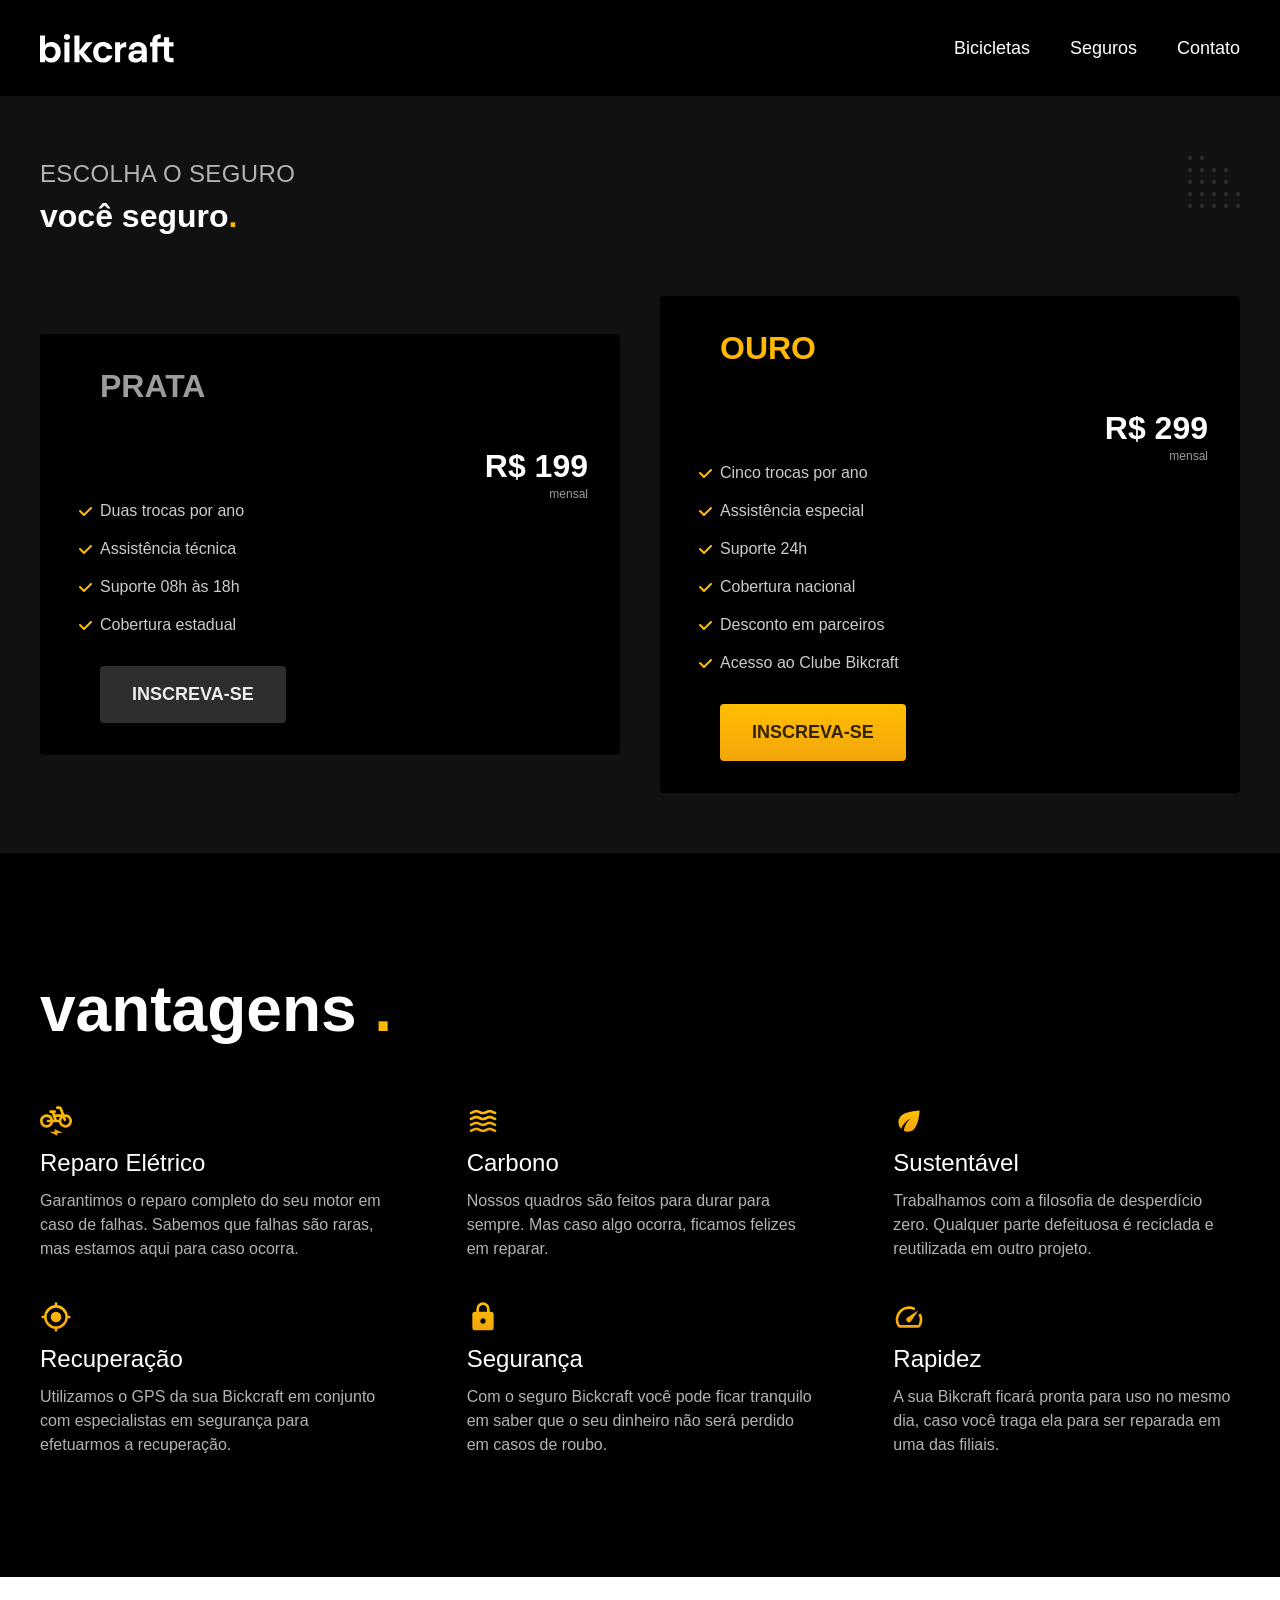
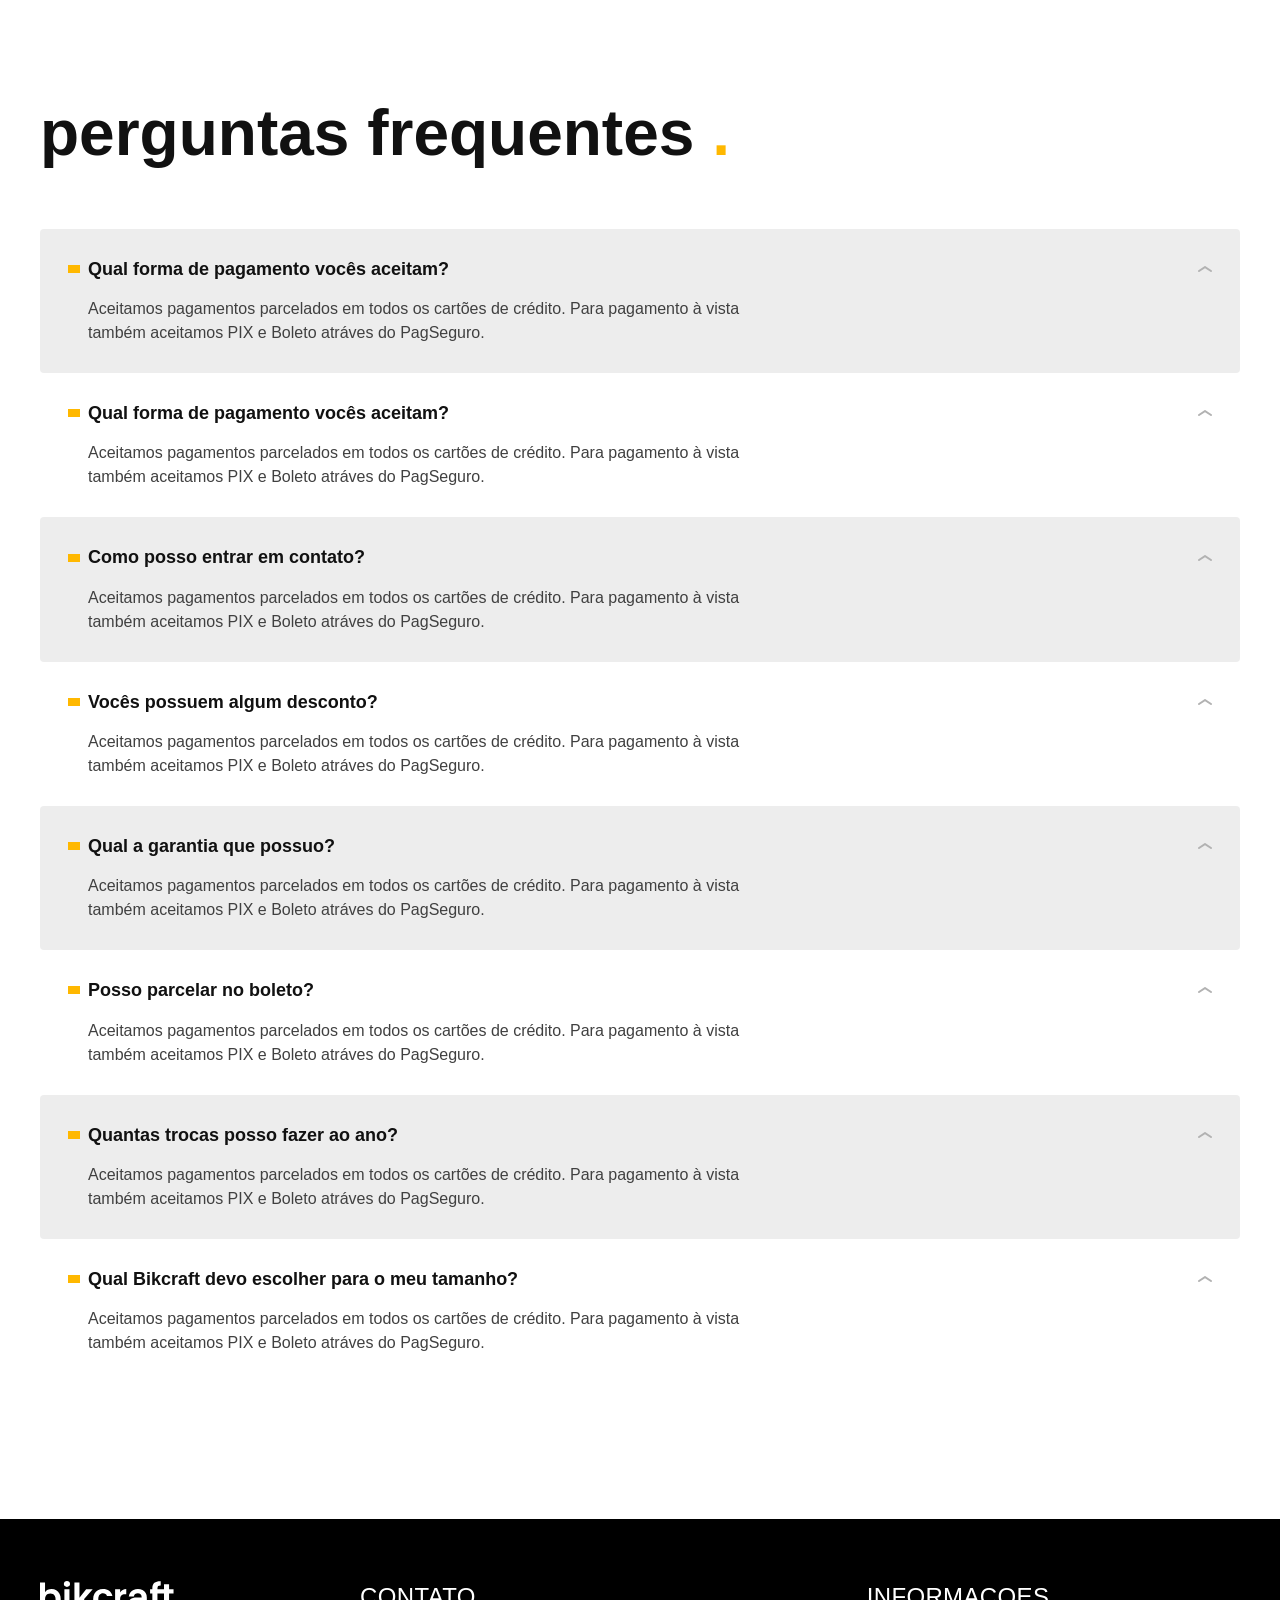
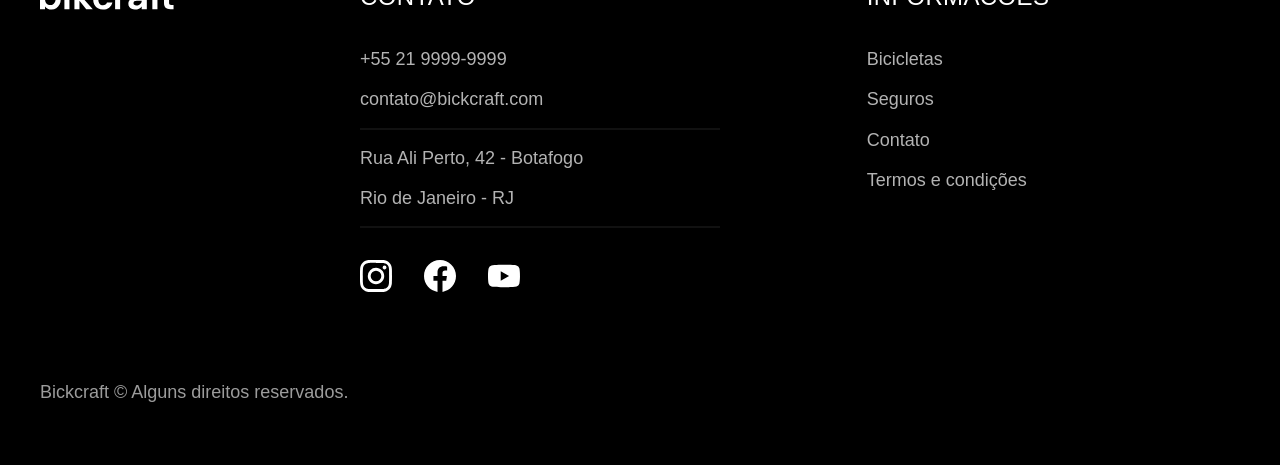
<file: pages/seguros.html>
<!DOCTYPE html>
<html lang="en">
<head>
    <meta charset="UTF-8">
    <meta name="viewport" content="width=device-width, initial-scale=1.0">
    <title>Seguros | Bickcraft</title>
    <meta name="description" content="Termos e Condições.">

    <link rel="preload" href="../css/style.css" as= "style">
    <link rel="stylesheet" href="../css/style.css">
</head>
<body id="seguros">
    
    <header class="header-bg">
        <div class="header container">
            <a href="./"><img src="../img/bikcraft.svg" alt="Bikcraft"></a>
            
            <nav aria-label="primaria" >
                <ul class="header-menu font-1-m">
                    <li><a href="./pages/bicicletas.html">Bicicletas</a></li>
                    <li> <a href="./pages/seguros.html">Seguros</a></li>
                    <li><a href="./pages/contato.html">Contato</a></li>
                </ul>
            </nav>
        </div>
    </header>

    <main class="seguros-bg">
        <div class="titulo-bg">
            <div class="titulo container">
                <p class="font-2-l-b cor-5">
                    Escolha o seguro
                </p>
                <h1 class="font-1-xl cor-1">você seguro<span class="cor-p1">.</span></h1>
            </div>
        </div>

    
        <div class="seguros container">
            <div class="seguros-item">
                <h3 class="font-1-xl cor-6">PRATA</h3>
                <span class="font-1-xl cor-1">R$ 199 <span class="font-1-xs cor-6">mensal</span></span>

                <ul class="font-2m cor-4">
                    <li>Duas trocas por ano</li>
                    <li>Assistência técnica</li>
                    <li>Suporte 08h às 18h</li>
                    <li>Cobertura estadual</li>
                </ul>
                <a href="./orcamento.html" class="botao secundario" >Inscreva-se</a>

            </div>

            <div class="seguros-item">
                <h3 class="font-1-xl cor-p1">OURO</h3>
                <span class="font-1-xl cor-1">R$ 299 <span class="font-1-xs cor-6">mensal</span></span>

                <ul class="font-2m cor-4">
                    <li>Cinco trocas por ano</li>
                    <li>Assistência especial</li>
                    <li>Suporte 24h</li>
                    <li>Cobertura nacional</li>
                    <li>Desconto em parceiros</li>
                    <li>Acesso ao Clube Bikcraft</li>
                </ul>
                <a href="./orcamento.html" class="botao" >Inscreva-se</a>

            </div>
        </div>
    
    </main>

    <article class="vantagens-bg">
        <div class="vantagens container">
            <h2 class="font-1-xxl cor-1">vantagens <span class="cor-p1">.</span></h2>
            <ul>
                <li>
                    <img src="../img/icones/eletrica.svg" alt="">
                    <h3 class="font-1-l cor-1">Reparo Elétrico</h3>
                    <p class="font-2-s cor-5">Garantimos o reparo completo do seu motor em caso de falhas. Sabemos que falhas são raras, mas estamos aqui para caso ocorra.</p>
                </li>

                <li>
                    <img src="../img/icones/carbono.svg" alt="">
                    <h3 class="font-1-l cor-1">Carbono</h3>
                    <p class="font-2-s cor-5">Nossos quadros são feitos para durar para sempre. Mas caso algo ocorra, ficamos felizes em reparar.</p>
                </li>

                <li>
                    <img src="../img/icones/sustentavel.svg" alt="">
                    <h3 class="font-1-l cor-1">Sustentável</h3>
                    <p class="font-2-s cor-5">Trabalhamos com a filosofia de desperdício zero. Qualquer parte defeituosa é reciclada e reutilizada em outro projeto.</p>
                </li>

                <li>
                    <img src="../img/icones/rastreador.svg" alt="">
                    <h3 class="font-1-l cor-1">Recuperação </h3>
                    <p class="font-2-s cor-5">Utilizamos o GPS da sua Bickcraft em conjunto com especialistas em segurança para efetuarmos a recuperação.</p>
                </li>

                <li>
                    <img src="../img/icones/seguro.svg" alt="">
                    <h3 class="font-1-l cor-1">Segurança</h3>
                    <p class="font-2-s cor-5">Com o seguro Bickcraft você pode ficar tranquilo em saber que o seu dinheiro não será perdido em casos de roubo.</p>
                </li>

                <li>
                    <img src="../img/icones/velocidade.svg" alt="">
                    <h3 class="font-1-l cor-1">Rapidez
                    </h3>
                    <p class="font-2-s cor-5">A sua Bikcraft ficará pronta para uso no mesmo dia, caso você traga ela para ser reparada em uma das filiais.</p>
                </li>
                
            </ul>
        </div>
    </article>

    <article class="perguntas container">
        <h2 class="font-1-xxl">perguntas frequentes <span class="cor-p1">.</span></h2>

        <dl>
            <div>
                <dt class="font-1-m-b">Qual forma de pagamento vocês aceitam?</dt>
                <dd class="font-2-s cor-9">Aceitamos pagamentos parcelados em todos os cartões de crédito. Para pagamento à vista também aceitamos PIX e Boleto atráves do PagSeguro.</dd>
            </div>

            <div>
                <dt class="font-1-m-b">Qual forma de pagamento vocês aceitam?</dt>
                <dd class="font-2-s cor-9">Aceitamos pagamentos parcelados em todos os cartões de crédito. Para pagamento à vista também aceitamos PIX e Boleto atráves do PagSeguro.</dd>
            </div>

            <div>
                <dt class="font-1-m-b">Como posso entrar em contato?</dt>
                <dd class="font-2-s cor-9">Aceitamos pagamentos parcelados em todos os cartões de crédito. Para pagamento à vista também aceitamos PIX e Boleto atráves do PagSeguro.</dd>
            </div>

            <div>
                <dt class="font-1-m-b">Vocês possuem algum desconto?</dt>
                <dd class="font-2-s cor-9">Aceitamos pagamentos parcelados em todos os cartões de crédito. Para pagamento à vista também aceitamos PIX e Boleto atráves do PagSeguro.</dd>
            </div>

            <div>
                <dt class="font-1-m-b">Qual a garantia que possuo?</dt>
                <dd class="font-2-s cor-9">Aceitamos pagamentos parcelados em todos os cartões de crédito. Para pagamento à vista também aceitamos PIX e Boleto atráves do PagSeguro.</dd>
            </div>

            <div>
                <dt class="font-1-m-b">Posso parcelar no boleto?</dt>
                <dd class="font-2-s cor-9">Aceitamos pagamentos parcelados em todos os cartões de crédito. Para pagamento à vista também aceitamos PIX e Boleto atráves do PagSeguro.</dd>
            </div>

            <div>
                <dt class="font-1-m-b">Quantas trocas posso fazer ao ano?</dt>
                <dd class="font-2-s cor-9">Aceitamos pagamentos parcelados em todos os cartões de crédito. Para pagamento à vista também aceitamos PIX e Boleto atráves do PagSeguro.</dd>
            </div>

            <div>
                <dt class="font-1-m-b">Qual Bikcraft devo escolher para o meu tamanho?</dt>
                <dd class="font-2-s cor-9">Aceitamos pagamentos parcelados em todos os cartões de crédito. Para pagamento à vista também aceitamos PIX e Boleto atráves do PagSeguro.</dd>
            </div>
        </dl>
    </article>

    <footer class="footer-bg">
        <div class="footer container">
            <img src="../img/bikcraft.svg" alt="Bickcraft">
            <div class="footer-contato">
                <h3 class="font-2-l-b cor-1">Contato</h3>
                <ul class="font-2-m cor-5">
                    <li><a href="tel:+552199999999"></a>+55 21 9999-9999</li>
                    <li><a href="mailto:contato@Bickcraft.com"></a>contato@bickcraft.com</li>
                    <li>Rua Ali Perto, 42 - Botafogo</li>
                    <li>Rio de Janeiro - RJ</li>
                </ul>

                <div class="footer-redes">
                    <a href="./"><img src="../img/redes/instagram.svg" alt="Instagram"></a>

                    <a href="./"><img src="../img/redes/facebook.svg" alt="Facebook"></a>

                    <a href="./"><img src="../img/redes/youtube.svg" alt="Youtuber"></a>
                </div>
            </div>
            <div class="footer-informacoes">
                <h3 class="font-2-l-b cor-1">Informacoes</h3>
                <nav>
                    <ul class="font-1-m cor-5">
                        <li><a href="./pages/bicicletas.html">Bicicletas</a></li>
                        <li> <a href="./pages/seguros.html">Seguros</a></li>
                        <li><a href="./pages/contato.html">Contato</a></li>
                        <li><a href="./pages/termos.html">Termos e condições</a></li>
                    </ul>
                </nav>
            </div>
            <p class="footer-copy font-2-m cor-6">Bickcraft © Alguns direitos reservados.</p>
        </div>
    </footer>

</body>
</html>
</file>
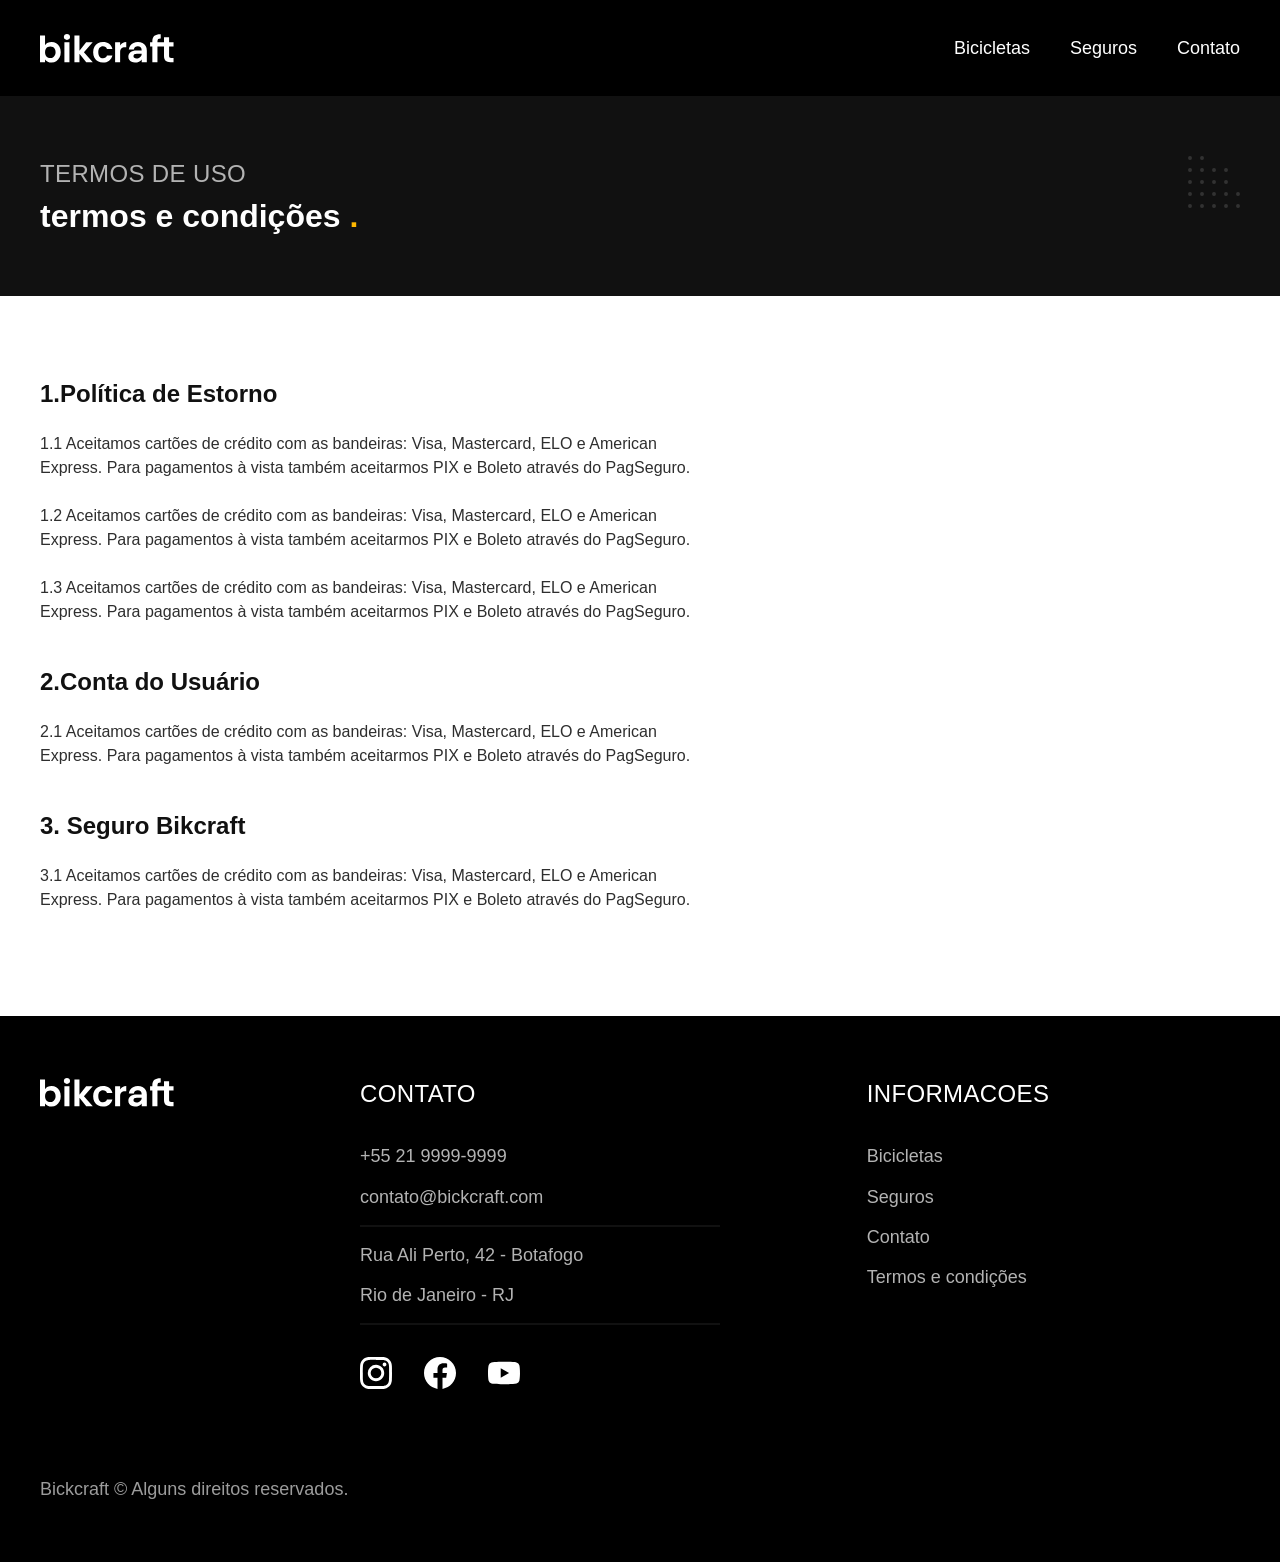
<file: pages/termos.html>
<!DOCTYPE html>
<html lang="en">
<head>
    <meta charset="UTF-8">
    <meta name="viewport" content="width=device-width, initial-scale=1.0">
    <title>Termos e Condições | Bicicletas </title>
    <meta name="description" content="Termos e Condições.">

    <link rel="preload" href="../css/style.css" as= "style">
    <link rel="stylesheet" href="../css/style.css">
</head>
<body id="termos">
    <header class="header-bg">
        <div class="header container">
            <a href="./"><img src="../img/bikcraft.svg" alt="Bikcraft"></a>
            
            <nav aria-label="primaria" >
                <ul class="header-menu font-1-m">
                    <li><a href="./pages/bicicletas.html">Bicicletas</a></li>
                    <li> <a href="./pages/seguros.html">Seguros</a></li>
                    <li><a href="./pages/contato.html">Contato</a></li>
                </ul>
            </nav>
        </div>
    </header>

    <main>
        <div class="titulo-bg">
            <div class="titulo container">
                <p class="font-2-l-b cor-5">
                    Termos de uso
                </p>
                <h1 class="font-1-xl cor-1">termos e condições <span class="cor-p1">.</span></h1>
            </div>
        </div>

        <div class="termos font-2-s cor-10 container">
            <h2 class="font-1-1 cor-11">1.Política de Estorno</h2>
            <p>1.1 Aceitamos cartões de crédito com as bandeiras: Visa, Mastercard, ELO e American Express. Para pagamentos à vista também aceitarmos PIX e Boleto através do PagSeguro.</p>
            <p>1.2 Aceitamos cartões de crédito com as bandeiras: Visa, Mastercard, ELO e American Express. Para pagamentos à vista também aceitarmos PIX e Boleto através do PagSeguro.</p>
            <p>1.3 Aceitamos cartões de crédito com as bandeiras: Visa, Mastercard, ELO e American Express. Para pagamentos à vista também aceitarmos PIX e Boleto através do PagSeguro.</p>

            <h2 class="font-1-1 cor-11">2.Conta do Usuário</h2>
            <p>2.1 Aceitamos cartões de crédito com as bandeiras: Visa, Mastercard, ELO e American Express. Para pagamentos à vista também aceitarmos PIX e Boleto através do PagSeguro.</p>

            <h2 class="font-1-1 cor-11">3. Seguro Bikcraft</h2>
            <p>3.1 Aceitamos cartões de crédito com as bandeiras: Visa, Mastercard, ELO e American Express. Para pagamentos à vista também aceitarmos PIX e Boleto através do PagSeguro.</p>
        </div>

        
    </main>


    <footer class="footer-bg">
        <div class="footer container">
            <img src="../img/bikcraft.svg" alt="Bickcraft">
            <div class="footer-contato">
                <h3 class="font-2-l-b cor-1">Contato</h3>
                <ul class="font-2-m cor-5">
                    <li><a href="tel:+552199999999"></a>+55 21 9999-9999</li>
                    <li><a href="mailto:contato@Bickcraft.com"></a>contato@bickcraft.com</li>
                    <li>Rua Ali Perto, 42 - Botafogo</li>
                    <li>Rio de Janeiro - RJ</li>
                </ul>

                <div class="footer-redes">
                    <a href="./"><img src="../img/redes/instagram.svg" alt="Instagram"></a>

                    <a href="./"><img src="../img/redes/facebook.svg" alt="Facebook"></a>

                    <a href="./"><img src="../img/redes/youtube.svg" alt="Youtuber"></a>
                </div>
            </div>
            <div class="footer-informacoes">
                <h3 class="font-2-l-b cor-1">Informacoes</h3>
                <nav>
                    <ul class="font-1-m cor-5">
                        <li><a href="./pages/bicicletas.html">Bicicletas</a></li>
                        <li> <a href="./pages/seguros.html">Seguros</a></li>
                        <li><a href="./pages/contato.html">Contato</a></li>
                        <li><a href="./pages/termos.html">Termos e condições</a></li>
                    </ul>
                </nav>
            </div>
            <p class="footer-copy font-2-m cor-6">Bickcraft © Alguns direitos reservados.</p>
        </div>
    </footer>

</body>
</html>
</file>
<file: css/style.css>
@import "./global/global.css";
@import "./utilidades/cores.css";
@import "./utilidades/tipografia.css";

@import "./global/header.css";

@import "./home/introducao.css";
@import "./home/tecnologia.css";
@import "./home/parceiros.css";
@import "./home/depoimento.css";
@import "./seguros/seguros.css";
@import "./seguros/vantagens.css";
@import "./seguros/perguntas.css";

@import "./global/footer.css";

@import "./termos/termo.css";

@import "./utilidades/componentes.css";
@import "./utilidades/formulario.css";

@import "./orcamento/orcamento.css";

@import "./bicicletas/bicicletas-lista.css";
@import "./bicicletas/bicicletas.css";

@import "./bicicleta/bicicleta.css";
@import "./bicicleta/seguro.css";

@import "./contato/contato.css";
@import "./contato/lojas.css";
</file>
